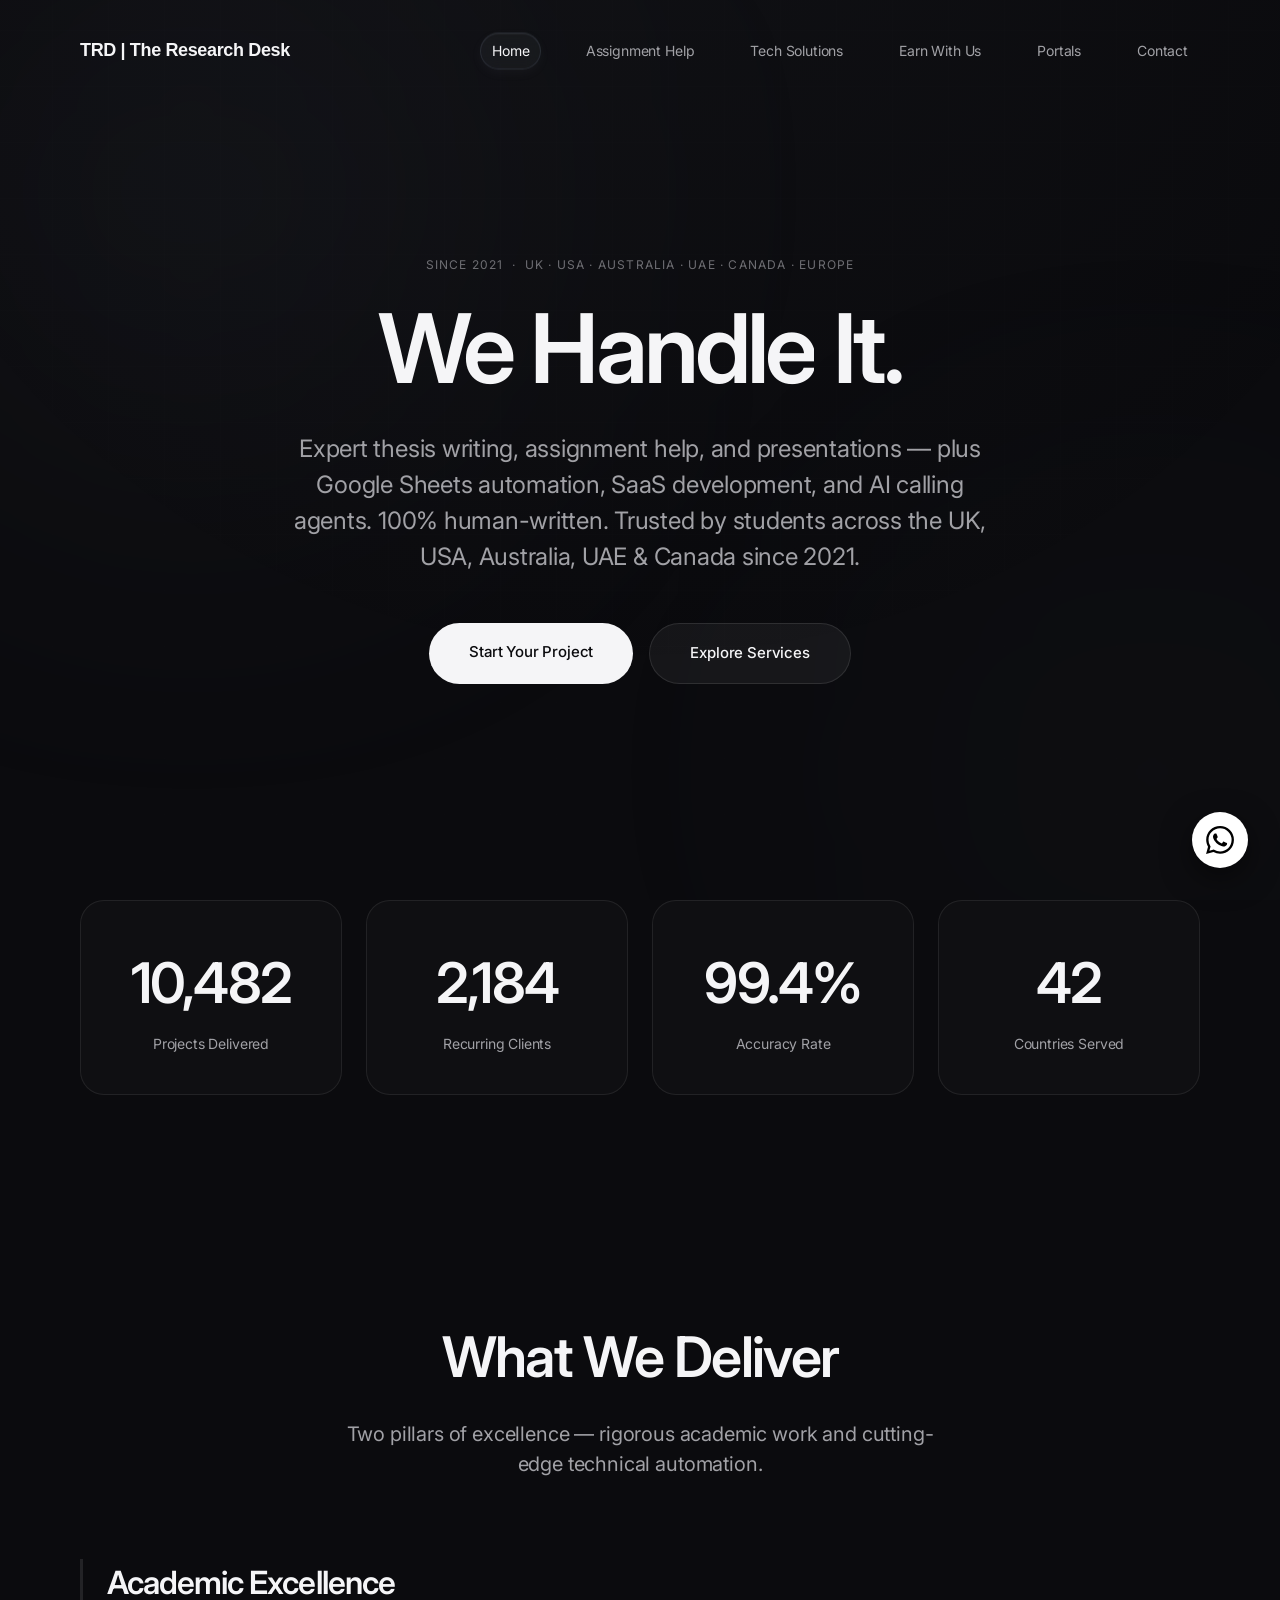
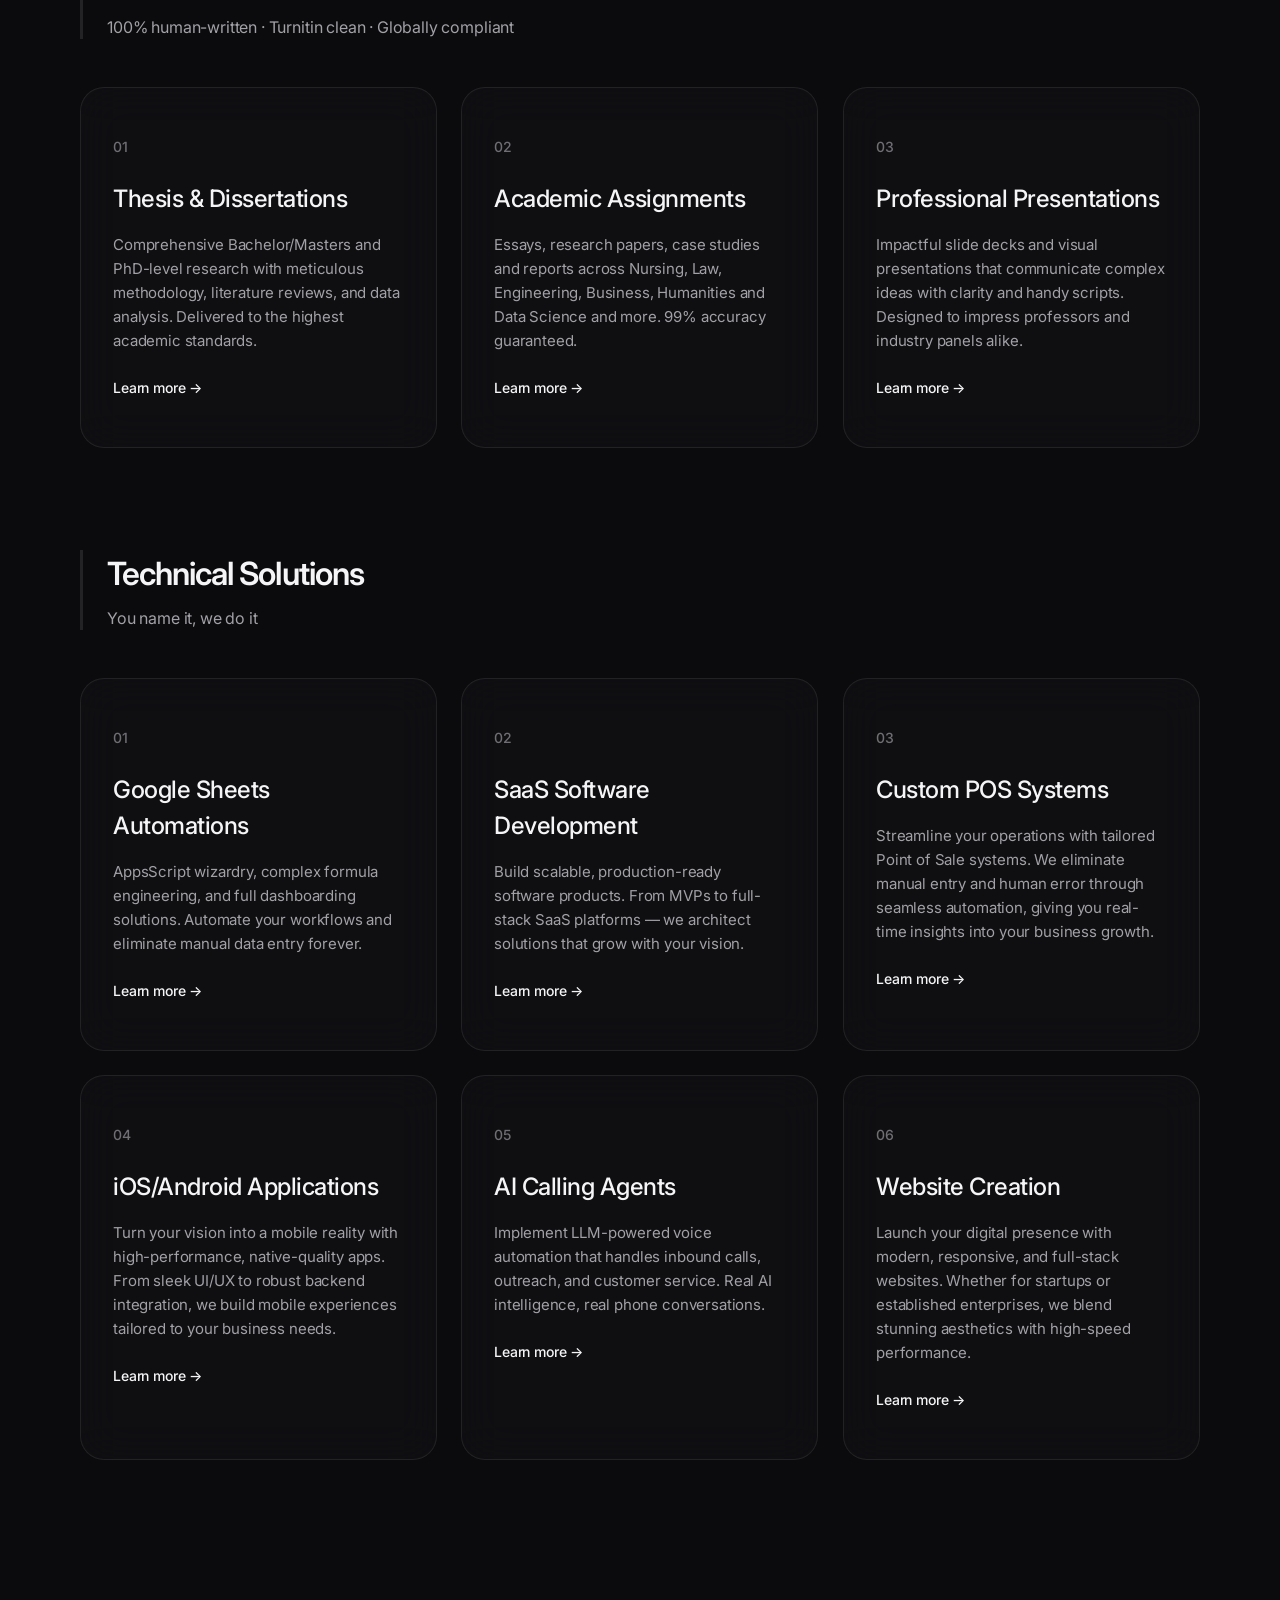
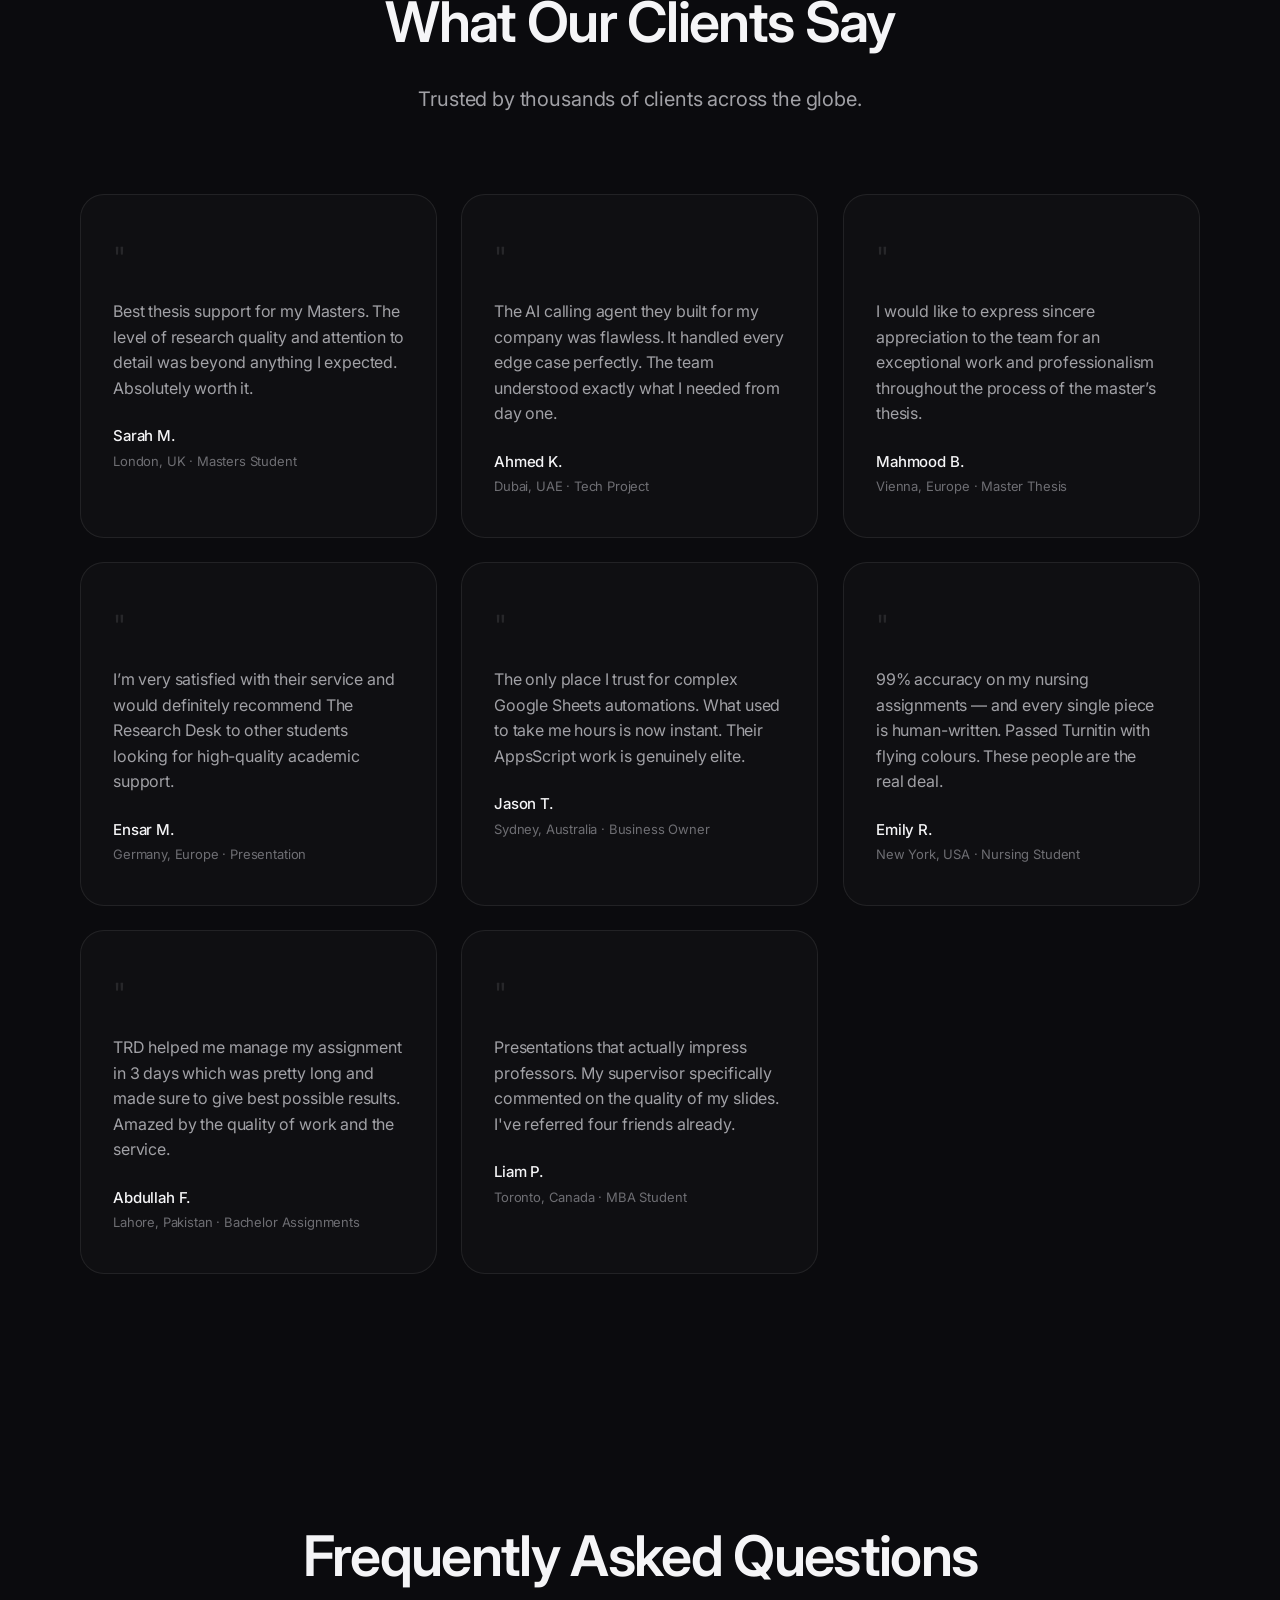
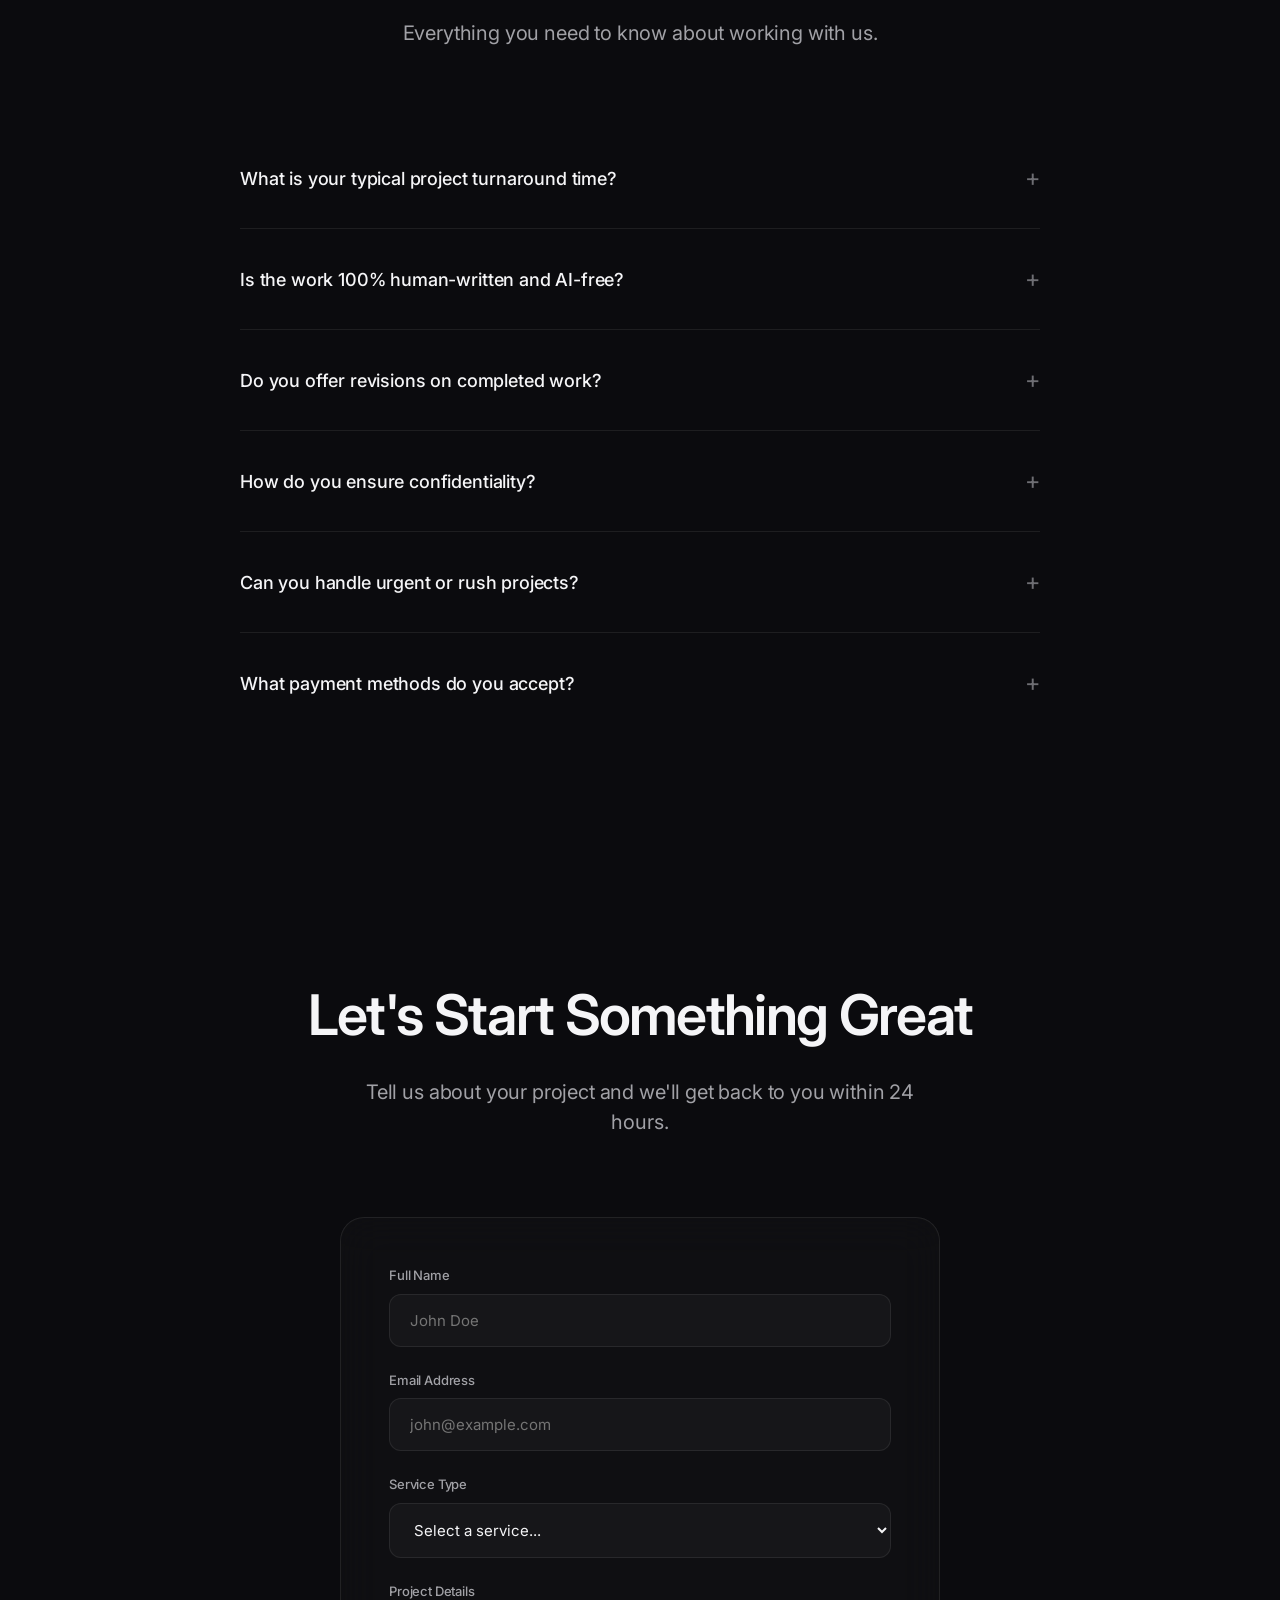
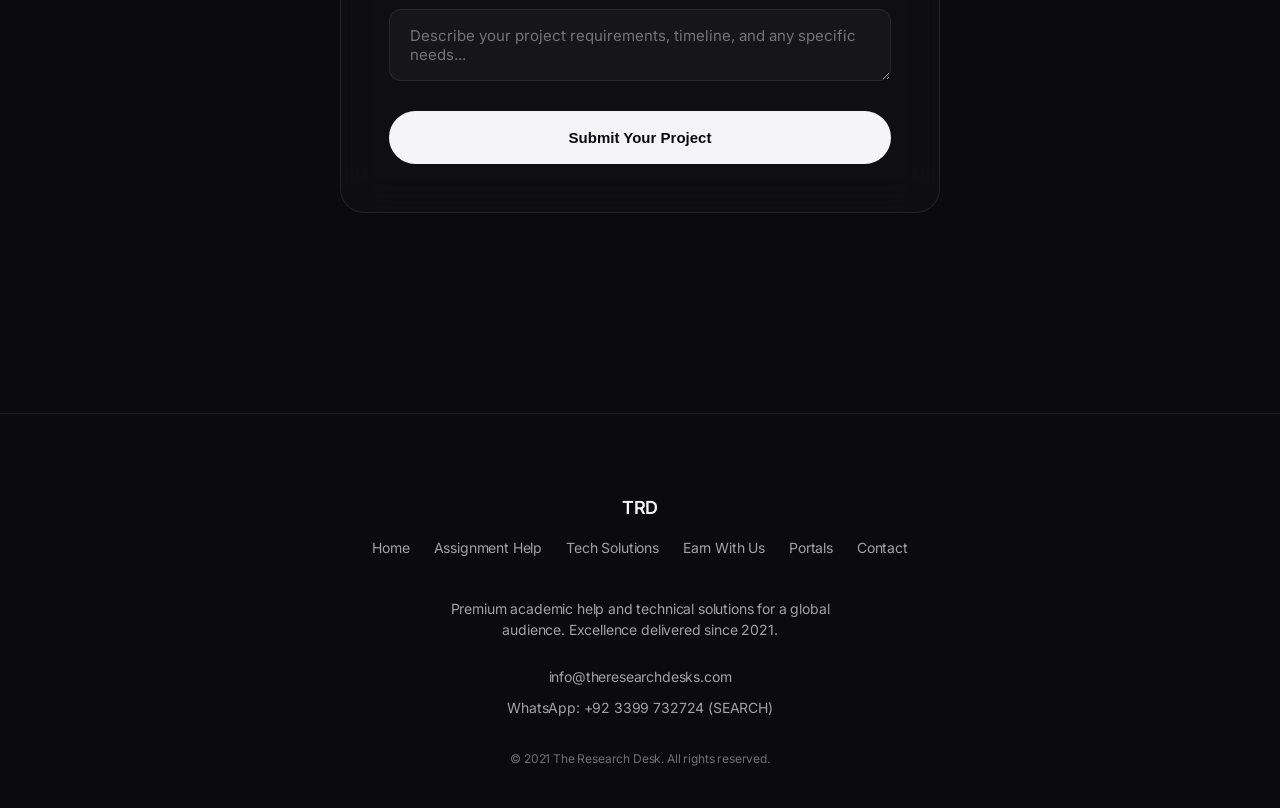
<file: index.html>
<!DOCTYPE html>
<html lang="en">

<head>
    <meta charset="UTF-8">
    <meta name="viewport" content="width=device-width, initial-scale=1.0">

    <!-- ═══ PRIMARY SEO ═══ -->
    <title>The Research Desk | Global Academic Help & Technical Solutions Since 2021</title>
    <meta name="description"
        content="The Research Desks delivers premium academic help — thesis, assignments, presentations — and advanced technical solutions including Google Sheets automation, SaaS development, and AI calling agents. 100% human-written. 99% accuracy. Serving UK, USA, Australia, UAE & Canada since 2021.">
    <meta name="keywords"
        content="academic help, thesis writing service, assignment help UK, dissertation writing, Google Sheets automation, AI calling agent, SaaS development, assignment writing Australia, online assignment help USA, research desk">
    <meta name="author" content="The Research Desk">
    <meta name="robots" content="index, follow, max-snippet:-1, max-image-preview:large, max-video-preview:-1">
    <link rel="canonical" href="https://theresearchdesks.com/">
    <link rel="icon" type="image/png" href="/TRD-icon.png">


    <!-- ═══ OPEN GRAPH (Facebook, LinkedIn, WhatsApp previews) ═══ -->
    <meta property="og:type" content="website">
    <meta property="og:url" content="https://theresearchdesks.com/">
    <meta property="og:title" content="The Research Desk | Global Academic Help & Technical Solutions">
    <meta property="og:description"
        content="Premium thesis, assignment & presentation help — plus Google Sheets automation, SaaS development & AI calling agents. 100% human-written. Serving UK, USA, Australia, UAE & Canada since 2021.">
    <meta property="og:image" content="https://theresearchdesks.com/og-image.jpg">
    <meta property="og:image:width" content="1200">
    <meta property="og:image:height" content="630">
    <meta property="og:image:alt" content="The Research Desk — Global Academic Help & Technical Solutions">
    <meta property="og:site_name" content="The Research Desk">
    <meta property="og:locale" content="en_GB">

    <!-- ═══ TWITTER CARD ═══ -->
    <meta name="twitter:card" content="summary_large_image">
    <meta name="twitter:url" content="https://www.theresearchdesks.com/">
    <meta name="twitter:title" content="The Research Desk | Global Academic Help & Technical Solutions">
    <meta name="twitter:description"
        content="Premium thesis, assignment & presentation help. Google Sheets automation, SaaS & AI calling agents. 100% human-written. Serving UK, USA, Australia, UAE & Canada.">
    <meta name="twitter:image" content="https://www.theresearchdesks.com/og-image.jpg">

    <!-- ═══ STRUCTURED DATA — Organization ═══ -->
    <script type="application/ld+json">
    {
      "@context": "https://schema.org",
      "@type": "Organization",
      "name": "The Research Desk",
      "alternateName": "TRD",
      "url": "https://theresearchdesks.com/",
      "logo": "https://theresearchdesks.com/logo.png",
      "foundingDate": "2021",
      "description": "Global academic writing and technical solutions provider. Thesis, assignments, presentations, Google Sheets automation, SaaS development, and AI calling agents.",
      "contactPoint": [
        {
          "@type": "ContactPoint",
          "telephone": "+92-3399-732724",
          "contactType": "customer service",
          "availableLanguage": "English",
          "contactOption": "TollFree",
          "areaServed": ["GB","US","AU","AE","CA"]
        }
      ],
      "email": "info@theresearchdesks.com",
      "sameAs": [
        "https://wa.me/923399732724"
      ],
      "areaServed": [
        {"@type": "Country", "name": "United Kingdom"},
        {"@type": "Country", "name": "United States"},
        {"@type": "Country", "name": "Australia"},
        {"@type": "Country", "name": "United Arab Emirates"},
        {"@type": "Country", "name": "Canada"}
      ],
      "knowsAbout": ["Academic Writing","Thesis Writing","Dissertation Help","Google Sheets Automation","SaaS Development","AI Calling Agents","Assignment Writing"]
    }
    </script>

    <!-- ═══ STRUCTURED DATA — WebSite (Sitelinks Search) ═══ -->
    <script type="application/ld+json">
    {
      "@context": "https://schema.org",
      "@type": "WebSite",
      "name": "The Research Desk",
      "url": "https://theresearchdesks.com/",
      "potentialAction": {
        "@type": "SearchAction",
        "target": {
          "@type": "EntryPoint",
          "urlTemplate": "https://theresearchdesks.com/?s={search_term_string}"
        },
        "query-input": "required name=search_term_string"
      }
    }
    </script>

    <!-- ═══ STRUCTURED DATA — FAQ ═══ -->
    <script type="application/ld+json">
    {
      "@context": "https://schema.org",
      "@type": "FAQPage",
      "mainEntity": [
        {
          "@type": "Question",
          "name": "What is your typical project turnaround time?",
          "acceptedAnswer": {
            "@type": "Answer",
            "text": "Turnaround varies by complexity. Academic assignments typically take 5–10 days; thesis work ranges from 3–8 weeks. Technical projects are usually completed within 2–4 weeks."
          }
        },
        {
          "@type": "Question",
          "name": "Is the work 100% human-written and AI-free?",
          "acceptedAnswer": {
            "@type": "Answer",
            "text": "Absolutely. We have a strict No-AI Policy for all academic work. Every assignment, thesis, and report is written entirely by qualified human experts and passes Turnitin's AI detection checks."
          }
        },
        {
          "@type": "Question",
          "name": "Do you offer revisions on completed work?",
          "acceptedAnswer": {
            "@type": "Answer",
            "text": "Yes. Every project includes two rounds of revisions to ensure complete satisfaction. Additional revisions can be accommodated as needed."
          }
        },
        {
          "@type": "Question",
          "name": "How do you ensure confidentiality?",
          "acceptedAnswer": {
            "@type": "Answer",
            "text": "All projects are protected by strict confidentiality. We use secure communication channels and never share client information or work samples without explicit permission."
          }
        }
      ]
    }
    </script>

    <!-- ═══ STRUCTURED DATA — AggregateRating / Reviews ═══ -->
    <script type="application/ld+json">
    {
      "@context": "https://schema.org",
      "@type": "EducationalOrganization",
      "name": "The Research Desk",
      "url": "https://theresearchdesks.com/",
      "aggregateRating": {
        "@type": "AggregateRating",
        "ratingValue": "4.9",
        "bestRating": "5",
        "worstRating": "1",
        "ratingCount": "2000"
      },
      "review": [
        {
          "@type": "Review",
          "author": {"@type": "Person", "name": "Sarah M."},
          "reviewBody": "Best thesis support for my Masters. The level of research quality and attention to detail was beyond anything I expected.",
          "reviewRating": {"@type": "Rating", "ratingValue": "5", "bestRating": "5"}
        },
        {
          "@type": "Review",
          "author": {"@type": "Person", "name": "Emily R."},
          "reviewBody": "99% accuracy on my nursing assignments — and every single piece is human-written. Passed Turnitin with flying colours.",
          "reviewRating": {"@type": "Rating", "ratingValue": "5", "bestRating": "5"}
        }
      ]
    }
    </script>
    <!-- ═══ FONTS ═══ -->
    <link rel="preconnect" href="https://fonts.googleapis.com">
    <link rel="preconnect" href="https://fonts.gstatic.com" crossorigin>
    <link rel="preload" as="style"
        href="https://fonts.googleapis.com/css2?family=Inter:wght@300;400;500;600;700;800&family=JetBrains+Mono:wght@400;600&display=swap">
    <link rel="stylesheet"
        href="https://fonts.googleapis.com/css2?family=Inter:wght@300;400;500;600;700;800&family=JetBrains+Mono:wght@400;600&display=swap"
        media="print" onload="this.media='all'">
    <noscript>
        <link rel="stylesheet"
            href="https://fonts.googleapis.com/css2?family=Inter:wght@300;400;500;600;700;800&family=JetBrains+Mono:wght@400;600&display=swap">
    </noscript>
    <link rel="stylesheet" href="/style.css">

</head>

<body>
    <!-- Skip to content for accessibility / crawlers -->
    <a href="#main-content"
        style="position:absolute;left:-9999px;top:0;z-index:9999;background:#fff;color:#000;padding:8px 16px;font-size:14px;"
        onfocus="this.style.left='0'">Skip to main content</a>

    <!-- Header (Embedded directly to eliminate fetch waterfall) -->
    <header id="header" role="banner">
        <div class="container">
            <div class="header-content">
                <a href="/" class="logo">TRD | The Research Desk</a>
                <nav>
                    <ul class="nav-links" id="navLinks">
                        <li><a href="/" class="active">Home</a></li>
                        <li><a href="/assignment-help">Assignment Help</a></li>
                        <li><a href="/technical-solutions">Tech Solutions</a></li>
                        <li><a href="/earn-with-us">Earn With Us</a></li>
                        <li><a href="/portals">Portals</a></li>
                        <li><a href="/contact-us">Contact</a></li>
                    </ul>
                </nav>
                <button class="menu-toggle" aria-expanded="false" aria-label="Toggle navigation menu">
                    <span></span><span></span><span></span>
                </button>
            </div>
        </div>
    </header>


    <main id="main-content">
        <!-- Hero Section -->
        <section class="hero" aria-label="Hero — Global Academic Help & Technical Solutions">
            <div class="container">
                <div class="hero-content">
                    <p class="hero-eyebrow">Since 2021 &nbsp;·&nbsp; UK · USA · Australia · UAE · Canada · Europe</p>
                    <h1 class="hero-title">We <span class="slider-word-container"><span
                                class="slider-word active">Handle</span></span> It.</h1>
                    <p class="hero-subtitle">Expert thesis writing, assignment help, and presentations — plus Google
                        Sheets automation, SaaS development, and AI calling agents. 100% human-written. Trusted by
                        students across the UK, USA, Australia, UAE &amp; Canada since 2021.</p>
                    <div class="hero-cta-group">
                        <a href="#contact" class="cta-button">Start Your Project</a>
                        <a href="/assignment-help" class="cta-button-outline">Explore Services</a>
                    </div>
                </div>
            </div>
            <div class="scroll-indicator"></div>
        </section>

        <!-- Stats Strip -->
        <section class="section" style="padding-top: 0; padding-bottom: 80px;">
            <div class="container">
                <div class="stats-strip">
                    <div class="stat-block">
                        <div class="stat-number" id="stat-projects">10,482</div>
                        <div class="stat-label">Projects Delivered</div>
                    </div>
                    <div class="stat-block">
                        <div class="stat-number" id="stat-students">2,184</div>
                        <div class="stat-label">Recurring Clients</div>
                    </div>
                    <div class="stat-block">
                        <div class="stat-number" id="stat-accuracy">99.4%</div>
                        <div class="stat-label">Accuracy Rate</div>
                    </div>
                    <div class="stat-block">
                        <div class="stat-number" id="stat-countries">42</div>
                        <div class="stat-label">Countries Served</div>
                    </div>
                </div>
            </div>
        </section>

        <!-- Services Overview Section -->
        <section id="services" class="section" style="padding-top: 60px;"
            aria-label="Our Services — Academic Writing and Technical Solutions">
            <div class="container">
                <div class="section-header">
                    <h2 class="section-title">What We Deliver</h2>
                    <p class="section-subtitle">Two pillars of excellence — rigorous academic work and cutting-edge
                        technical automation.</p>
                </div>

                <!-- Academic Excellence -->
                <div class="category-section">
                    <div class="category-header">
                        <h3>Academic Excellence</h3>
                        <p>100% human-written · Turnitin clean · Globally compliant</p>
                    </div>
                    <div class="portfolio-grid">
                        <div class="portfolio-card portfolio-card-academic">
                            <div class="card-number">01</div>
                            <h3 class="card-title">Thesis & Dissertations</h3>
                            <p class="card-description">Comprehensive Bachelor/Masters and PhD-level research with
                                meticulous methodology, literature reviews, and data analysis. Delivered to the highest
                                academic standards.</p>
                            <a href="/assignment-help" class="card-link">Learn more →</a>
                        </div>
                        <div class="portfolio-card portfolio-card-academic">
                            <div class="card-number">02</div>
                            <h3 class="card-title">Academic Assignments</h3>
                            <p class="card-description">Essays, research papers, case studies and reports across
                                Nursing, Law, Engineering, Business, Humanities and Data Science and more. 99% accuracy
                                guaranteed.</p>
                            <a href="/assignment-help" class="card-link">Learn more →</a>
                        </div>
                        <div class="portfolio-card portfolio-card-academic">
                            <div class="card-number">03</div>
                            <h3 class="card-title">Professional Presentations</h3>
                            <p class="card-description">Impactful slide decks and visual presentations that communicate
                                complex ideas with clarity and handy scripts. Designed to impress professors and
                                industry panels alike.</p>
                            <a href="/assignment-help" class="card-link">Learn more →</a>
                        </div>
                    </div>
                </div>

                <!-- Technical Solutions -->
                <div class="category-section">
                    <div class="category-header">
                        <h3>Technical Solutions</h3>
                        <p>You name it, we do it</p>
                    </div>
                    <div class="portfolio-grid">
                        <div class="portfolio-card portfolio-card-tech">
                            <div class="card-number">01</div>
                            <h3 class="card-title">Google Sheets Automations</h3>
                            <p class="card-description">AppsScript wizardry, complex formula engineering, and full
                                dashboarding solutions. Automate your workflows and eliminate manual data entry forever.
                            </p>
                            <a href="/technical-solutions" class="card-link">Learn more →</a>
                        </div>
                        <div class="portfolio-card portfolio-card-tech">
                            <div class="card-number">02</div>
                            <h3 class="card-title">SaaS Software Development</h3>
                            <p class="card-description">Build scalable, production-ready software products. From MVPs to
                                full-stack SaaS platforms — we architect solutions that grow with your vision.</p>
                            <a href="/technical-solutions" class="card-link">Learn more →</a>
                        </div>
                        <div class="portfolio-card portfolio-card-tech">
                            <div class="card-number">03</div>
                            <h3 class="card-title">Custom POS Systems</h3>
                            <p class="card-description">Streamline your operations with tailored Point of Sale systems.
                                We eliminate manual entry and human error through seamless automation, giving you
                                real-time insights into your business growth.</p>
                            <a href="/technical-solutions" class="card-link">Learn more →</a>
                        </div>
                        <div class="portfolio-card portfolio-card-tech">
                            <div class="card-number">04</div>
                            <h3 class="card-title">iOS/Android Applications</h3>
                            <p class="card-description">Turn your vision into a mobile reality with high-performance,
                                native-quality apps. From sleek UI/UX to robust backend integration, we build mobile
                                experiences tailored to your business needs.</p>
                            <a href="/technical-solutions" class="card-link">Learn more →</a>
                        </div>
                        <div class="portfolio-card portfolio-card-tech">
                            <div class="card-number">05</div>
                            <h3 class="card-title">AI Calling Agents</h3>
                            <p class="card-description">Implement LLM-powered voice automation that handles inbound
                                calls, outreach, and customer service. Real AI intelligence, real phone conversations.
                            </p>
                            <a href="/technical-solutions" class="card-link">Learn more →</a>
                        </div>
                        <div class="portfolio-card portfolio-card-tech">
                            <div class="card-number">06</div>
                            <h3 class="card-title">Website Creation</h3>
                            <p class="card-description">Launch your digital presence with modern, responsive, and
                                full-stack websites. Whether for startups or established enterprises, we blend stunning
                                aesthetics with high-speed performance.</p>
                            <a href="/technical-solutions" class="card-link">Learn more →</a>
                        </div>
                    </div>
                </div>
            </div>
        </section>

        <!-- Testimonials Section -->
        <section id="testimonials" class="section" style="padding-top: 0;"
            aria-label="Student Reviews and Testimonials">
            <div class="container">
                <div class="section-header">
                    <h2 class="section-title">What Our Clients Say</h2>
                    <p class="section-subtitle">Trusted by thousands of clients across the globe.</p>
                </div>
                <div class="testimonials-grid">
                    <div class="testimonial-card">
                        <div class="testimonial-quote">"</div>
                        <p class="testimonial-text">Best thesis support for my Masters. The level of research quality
                            and attention to detail was beyond anything I expected. Absolutely worth it.</p>
                        <div class="testimonial-author">Sarah M.</div>
                        <div class="testimonial-location">London, UK · Masters Student</div>
                    </div>
                    <div class="testimonial-card">
                        <div class="testimonial-quote">"</div>
                        <p class="testimonial-text">The AI calling agent they built for my company was flawless. It
                            handled every edge case perfectly. The team understood exactly what I needed from day one.
                        </p>
                        <div class="testimonial-author">Ahmed K.</div>
                        <div class="testimonial-location">Dubai, UAE · Tech Project</div>
                    </div>
                    <div class="testimonial-card">
                        <div class="testimonial-quote">"</div>
                        <p class="testimonial-text">I would like to express sincere appreciation to the team for an
                            exceptional work and professionalism throughout the process of the master’s thesis.</p>
                        <div class="testimonial-author">Mahmood B.</div>
                        <div class="testimonial-location">Vienna, Europe · Master Thesis</div>
                    </div>
                    <div class="testimonial-card">
                        <div class="testimonial-quote">"</div>
                        <p class="testimonial-text">I’m very satisfied with their service and would definitely recommend
                            The Research Desk to other students looking for high-quality academic support.</p>
                        <div class="testimonial-author">Ensar M.</div>
                        <div class="testimonial-location">Germany, Europe · Presentation</div>
                    </div>
                    <div class="testimonial-card">
                        <div class="testimonial-quote">"</div>
                        <p class="testimonial-text">The only place I trust for complex Google Sheets automations. What
                            used to take me hours is now instant. Their AppsScript work is genuinely elite.</p>
                        <div class="testimonial-author">Jason T.</div>
                        <div class="testimonial-location">Sydney, Australia · Business Owner</div>
                    </div>
                    <div class="testimonial-card">
                        <div class="testimonial-quote">"</div>
                        <p class="testimonial-text">99% accuracy on my nursing assignments — and every single piece is
                            human-written. Passed Turnitin with flying colours. These people are the real deal.</p>
                        <div class="testimonial-author">Emily R.</div>
                        <div class="testimonial-location">New York, USA · Nursing Student</div>
                    </div>
                    <div class="testimonial-card">
                        <div class="testimonial-quote">"</div>
                        <p class="testimonial-text">TRD helped me manage my assignment in 3 days which was pretty long
                            and made sure to give best possible results. Amazed by the quality of work and the service.
                        </p>
                        <div class="testimonial-author">Abdullah F.</div>
                        <div class="testimonial-location">Lahore, Pakistan · Bachelor Assignments</div>
                    </div>
                    <div class="testimonial-card">
                        <div class="testimonial-quote">"</div>
                        <p class="testimonial-text">Presentations that actually impress professors. My supervisor
                            specifically commented on the quality of my slides. I've referred four friends already.</p>
                        <div class="testimonial-author">Liam P.</div>
                        <div class="testimonial-location">Toronto, Canada · MBA Student</div>
                    </div>
                </div>
            </div>
        </section>

        <!-- FAQ Section -->
        <section id="faq" class="section">
            <div class="container">
                <div class="section-header">
                    <h2 class="section-title">Frequently Asked Questions</h2>
                    <p class="section-subtitle">Everything you need to know about working with us.</p>
                </div>
                <div class="faq-container">
                    <div class="faq-item">
                        <div class="faq-question" onclick="toggleFAQ(this)">
                            <h4>What is your typical project turnaround time?</h4>
                            <span class="faq-icon">+</span>
                        </div>
                        <div class="faq-answer">
                            <p>Turnaround varies by complexity. Academic assignments typically take 5–10 days; thesis
                                work ranges from 3–8 weeks. Technical projects like websites or automation scripts are
                                usually completed within 2–4 weeks. We always provide a detailed timeline during initial
                                consultation.</p>
                        </div>
                    </div>
                    <div class="faq-item">
                        <div class="faq-question" onclick="toggleFAQ(this)">
                            <h4>Is the work 100% human-written and AI-free?</h4>
                            <span class="faq-icon">+</span>
                        </div>
                        <div class="faq-answer">
                            <p>Absolutely. We have a strict No-AI Policy for all academic work. Every assignment,
                                thesis, and report is written entirely by qualified human experts and passes Turnitin's
                                AI detection checks. We take this commitment seriously — your academic integrity is
                                protected.</p>
                        </div>
                    </div>
                    <div class="faq-item">
                        <div class="faq-question" onclick="toggleFAQ(this)">
                            <h4>Do you offer revisions on completed work?</h4>
                            <span class="faq-icon">+</span>
                        </div>
                        <div class="faq-answer">
                            <p>Yes. Every project includes two rounds of revisions to ensure complete satisfaction.
                                Additional revisions can be accommodated as needed. Your success is our priority.</p>
                        </div>
                    </div>
                    <div class="faq-item">
                        <div class="faq-question" onclick="toggleFAQ(this)">
                            <h4>How do you ensure confidentiality?</h4>
                            <span class="faq-icon">+</span>
                        </div>
                        <div class="faq-answer">
                            <p>All projects are protected by strict confidentiality. We use secure communication
                                channels and never share client information or work samples without explicit permission.
                                Your privacy is non-negotiable.</p>
                        </div>
                    </div>
                    <div class="faq-item">
                        <div class="faq-question" onclick="toggleFAQ(this)">
                            <h4>Can you handle urgent or rush projects?</h4>
                            <span class="faq-icon">+</span>
                        </div>
                        <div class="faq-answer">
                            <p>Yes, we offer expedited service for urgent projects. Rush fees apply based on complexity
                                and deadline. Contact us immediately with your requirements and we'll assess feasibility
                                and provide a quote.</p>
                        </div>
                    </div>
                    <div class="faq-item">
                        <div class="faq-question" onclick="toggleFAQ(this)">
                            <h4>What payment methods do you accept?</h4>
                            <span class="faq-icon">+</span>
                        </div>
                        <div class="faq-answer">
                            <p>We accept bank transfers, Wise, and Remitly. Payment terms are typically 50% upfront and
                                50% on delivery, with flexible arrangements available for long-term or returning
                                clients.</p>
                        </div>
                    </div>
                </div>
            </div>
        </section>
        <!-- Contact Form Section -->
        <section id="contact" class="section">
            <div class="container">
                <div class="section-header">
                    <h2 class="section-title">Let's Start Something Great</h2>
                    <p class="section-subtitle">Tell us about your project and we'll get back to you within 24 hours.
                    </p>
                </div>
                <div class="form-container">
                    <form action="https://formsubmit.co/info@theresearchdesks.com" method="POST">
                        <input type="hidden" name="_subject" value="New Project Inquiry from TRD Website">
                        <input type="hidden" name="_captcha" value="false">
                        <input type="hidden" name="_template" value="box">
                        <div class="form-group">
                            <label for="name">Full Name</label>
                            <input type="text" id="name" name="name" required placeholder="John Doe">
                        </div>
                        <div class="form-group">
                            <label for="email">Email Address</label>
                            <input type="email" id="email" name="email" required placeholder="john@example.com">
                        </div>
                        <div class="form-group">
                            <label for="service">Service Type</label>
                            <select id="service" name="service" required>
                                <option value="">Select a service...</option>
                                <option value="thesis">Thesis & Dissertations</option>
                                <option value="assignments">Academic Assignments</option>
                                <option value="presentations">Professional Presentations</option>
                                <option value="saas">Custom Software & SaaS</option>
                                <option value="automation">Google Sheets Automation</option>
                                <option value="ai-calling">AI Calling Agents</option>
                                <option value="website">Website Creation</option>
                                <option value="other">Other</option>
                            </select>
                        </div>
                        <div class="form-group">
                            <label for="details">Project Details</label>
                            <textarea id="details" name="details" required
                                placeholder="Describe your project requirements, timeline, and any specific needs..."></textarea>
                        </div>
                        <button type="submit" class="submit-button"><span>Submit Your Project</span></button>
                    </form>
                </div>
            </div>
        </section>

    </main><!-- /#main-content -->

    <!-- Footer (Embedded directly to eliminate fetch waterfall) -->
    <footer role="contentinfo">
        <div class="container">
            <div class="footer-content">
                <div class="footer-logo">TRD</div>
                <div class="footer-nav">
                    <a href="/">Home</a>
                    <a href="/assignment-help">Assignment Help</a>
                    <a href="/technical-solutions">Tech Solutions</a>
                    <a href="/earn-with-us">Earn With Us</a>
                    <a href="/portals">Portals</a>
                    <a href="/contact-us">Contact</a>
                </div>
                <p class="footer-text">Premium academic help and technical solutions for a global audience. Excellence
                    delivered since 2021.</p>
                <address style="font-style:normal;">
                    <a href="mailto:info@theresearchdesks.com" class="footer-email">info@theresearchdesks.com</a>
                    <p class="footer-whatsapp"><a href="https://wa.me/923399732724" target="_blank"
                            rel="noopener noreferrer" aria-label="Chat with The Research Desk on WhatsApp">WhatsApp: +92
                            3399 732724 (SEARCH)</a></p>
                </address>
                <p class="footer-copyright">© 2021 The Research Desk. All rights reserved.</p>
            </div>
        </div>
    </footer>

    <!-- WhatsApp Float Button -->
    <a href="https://wa.me/923399732724" class="whatsapp-float" target="_blank" rel="noopener noreferrer">
        <svg xmlns="http://www.w3.org/2000/svg" viewBox="0 0 24 24">
            <path
                d="M17.472 14.382c-.297-.149-1.758-.867-2.03-.967-.273-.099-.471-.148-.67.15-.197.297-.767.966-.94 1.164-.173.199-.347.223-.644.075-.297-.15-1.255-.463-2.39-1.475-.883-.788-1.48-1.761-1.653-2.059-.173-.297-.018-.458.13-.606.134-.133.298-.347.446-.52.149-.174.198-.298.298-.497.099-.198.05-.371-.025-.52-.075-.149-.669-1.612-.916-2.207-.242-.579-.487-.5-.669-.51-.173-.008-.371-.01-.57-.01-.198 0-.52.074-.792.372-.272.297-1.04 1.016-1.04 2.479 0 1.462 1.065 2.875 1.213 3.074.149.198 2.096 3.2 5.077 4.487.709.306 1.262.489 1.694.625.712.227 1.36.195 1.871.118.571-.085 1.758-.719 2.006-1.413.248-.694.248-1.289.173-1.413-.074-.124-.272-.198-.57-.347m-5.421 7.403h-.004a9.87 9.87 0 01-5.031-1.378l-.361-.214-3.741.982.998-3.648-.235-.374a9.86 9.86 0 01-1.51-5.26c.001-5.45 4.436-9.884 9.888-9.884 2.64 0 5.122 1.03 6.988 2.898a9.825 9.825 0 012.893 6.994c-.003 5.45-4.437 9.884-9.885 9.884m8.413-18.297A11.815 11.815 0 0012.05 0C5.495 0 .16 5.335.157 11.892c0 2.096.547 4.142 1.588 5.945L.057 24l6.305-1.654a11.882 11.882 0 005.683 1.448h.005c6.554 0 11.89-5.335 11.893-11.893a11.821 11.821 0 00-3.48-8.413z" />
        </svg>
    </a>
    <script src="script.js?v=3.0" defer></script>
    <script src="/nav.js" defer></script>

</body>

</html>
</file>
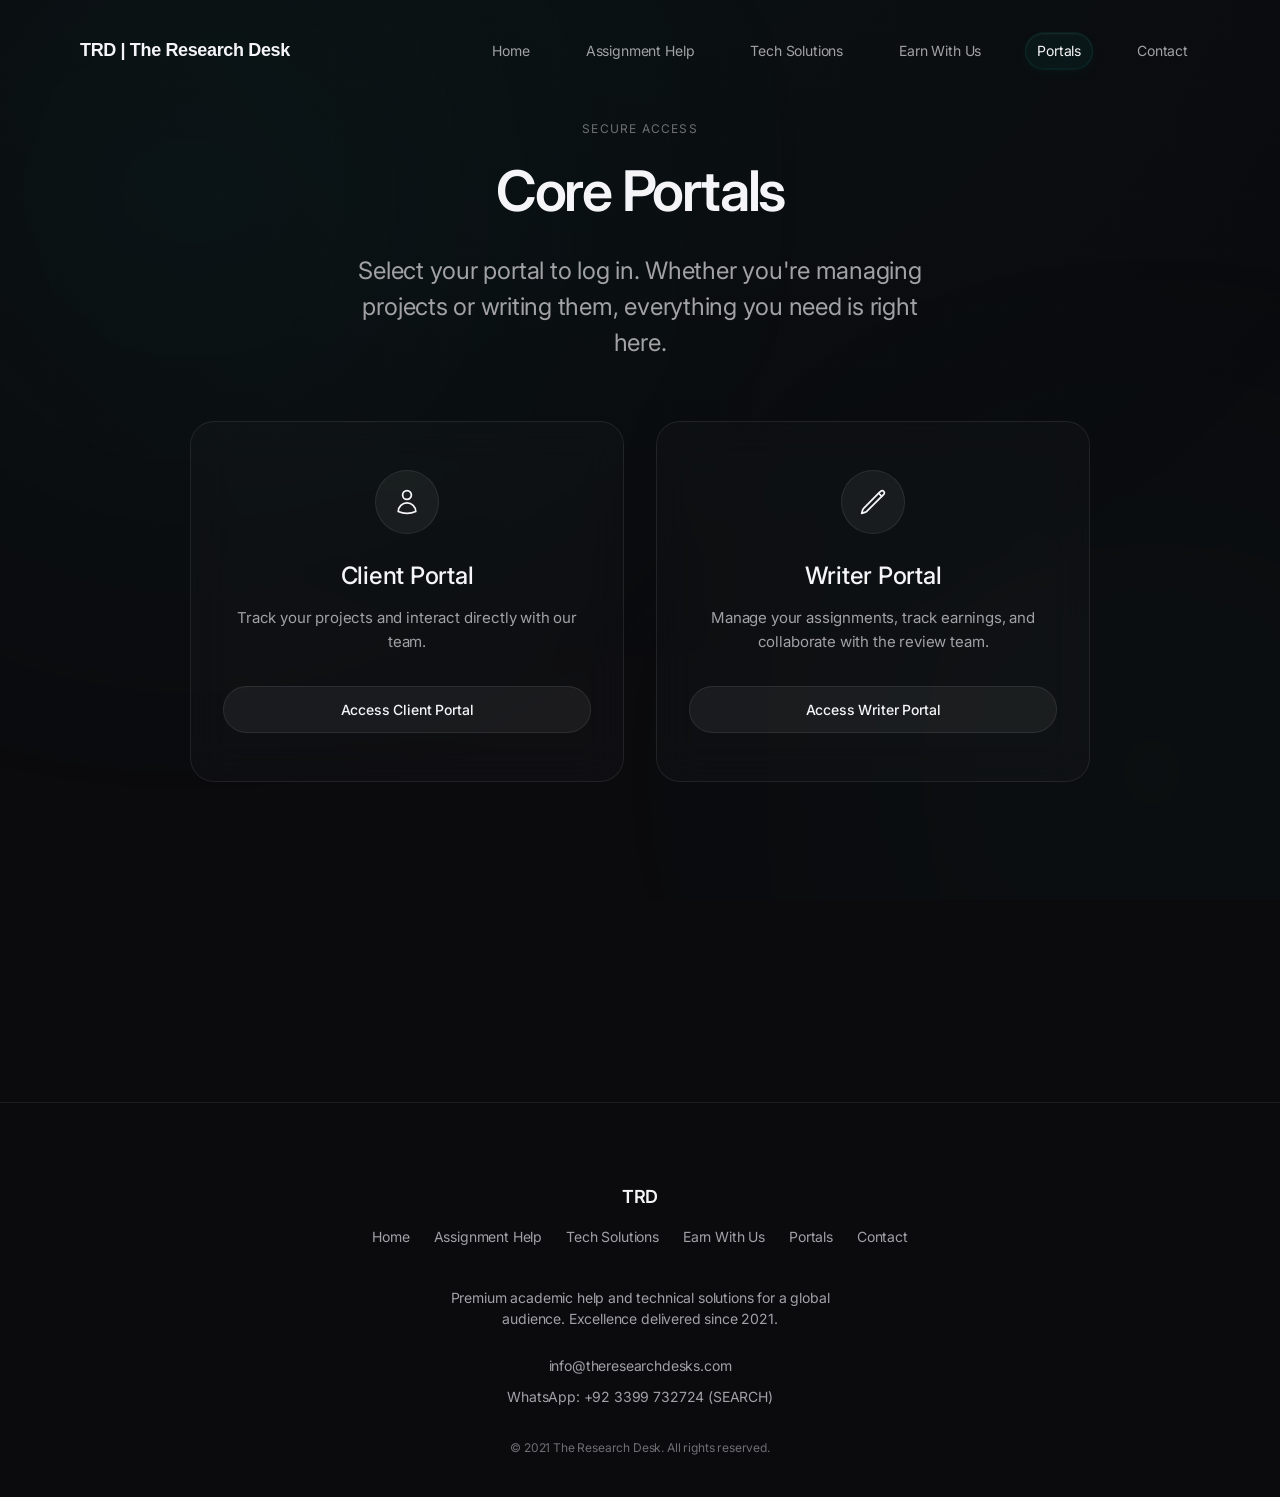
<file: portals/index.html>
<!DOCTYPE html>
<html lang="en">
<head>
    <meta charset="UTF-8">
    <meta name="viewport" content="width=device-width, initial-scale=1.0">
    <title>Portals | The Research Desk</title>
    <meta name="description" content="Access the Client and Writer portals for The Research Desk.">
    <link rel="icon" type="image/png" href="../TRD-icon.png">
    <link rel="preconnect" href="https://fonts.googleapis.com">
    <link rel="preconnect" href="https://fonts.gstatic.com" crossorigin>
    <link rel="preload" as="style" href="https://fonts.googleapis.com/css2?family=Inter:wght@300;400;500;600;700;800&family=SF+Pro+Display:wght@400;500;600;700&display=swap">
    <link rel="stylesheet" href="https://fonts.googleapis.com/css2?family=Inter:wght@300;400;500;600;700;800&family=SF+Pro+Display:wght@400;500;600;700&display=swap" media="print" onload="this.media='all'">
    <link rel="stylesheet" href="/style.css">
    <style>
        .portals-hero { padding: 120px 0 60px; text-align: center; }
        .portals-grid { display: grid; grid-template-columns: repeat(auto-fit, minmax(min(280px, 100%), 1fr)); gap: 32px; max-width: 900px; margin: 0 auto 120px; }
        .portal-card { background: rgba(255, 255, 255, 0.02); border: 1px solid var(--glass-border); border-radius: 24px; padding: 48px 32px; text-align: center; transition: all 0.4s cubic-bezier(0.16, 1, 0.3, 1); position: relative; overflow: hidden; display: flex; flex-direction: column; align-items: center; text-decoration: none; color: inherit; backdrop-filter: blur(20px); }
        .portal-card::before { content: ''; position: absolute; top: 0; left: 0; right: 0; height: 1px; background: linear-gradient(90deg, transparent, rgba(255, 255, 255, 0.2), transparent); opacity: 0; transition: opacity 0.4s; }
        .portal-card:hover { transform: translateY(-8px); background: rgba(255, 255, 255, 0.04); border-color: rgba(255, 255, 255, 0.15); box-shadow: 0 20px 40px rgba(0, 0, 0, 0.5); }
        .portal-card:hover::before { opacity: 1; }
        .portal-icon { width: 64px; height: 64px; background: rgba(255, 255, 255, 0.05); border-radius: 50%; display: flex; align-items: center; justify-content: center; margin-bottom: 24px; color: var(--text-primary); border: 1px solid var(--glass-border); transition: all 0.4s cubic-bezier(0.16, 1, 0.3, 1); }
        .portal-card:hover .portal-icon { background: var(--text-primary); color: #000; transform: scale(1.05); }
        .portal-title { font-size: 24px; font-weight: 500; margin-bottom: 12px; letter-spacing: -0.01em; }
        .portal-desc { color: var(--text-secondary); font-size: 15px; line-height: 1.6; margin-bottom: 32px; }
        .portal-btn { margin-top: auto; display: inline-flex; align-items: center; justify-content: center; padding: 12px 24px; background: rgba(255, 255, 255, 0.05); color: var(--text-primary); border-radius: 40px; border: 1px solid var(--glass-border); font-weight: 500; font-size: 14px; transition: all 0.4s cubic-bezier(0.16, 1, 0.3, 1); width: 100%; }
        .portal-card:hover .portal-btn { background: var(--text-primary); color: #000; border-color: transparent; box-shadow: 0 8px 20px rgba(255, 255, 255, 0.2); }
    </style>
</head>
<body>
    <!-- Header (Embedded directly to eliminate fetch waterfall) -->
    <header id="header" role="banner">
        <div class="container">
            <div class="header-content">
                <a href="/" class="logo">TRD | The Research Desk</a>
                <nav>
                    <ul class="nav-links" id="navLinks">
                        <li><a href="/">Home</a></li>
                        <li><a href="/assignment-help">Assignment Help</a></li>
                        <li><a href="/technical-solutions">Tech Solutions</a></li>
                        <li><a href="/earn-with-us">Earn With Us</a></li>
                        <li><a href="/portals" class="active">Portals</a></li>
                        <li><a href="/contact-us">Contact</a></li>
                    </ul>
                </nav>
                <button class="menu-toggle" aria-expanded="false" aria-label="Toggle navigation menu">
                    <span></span><span></span><span></span>
                </button>
            </div>
        </div>
    </header>

    <main id="main-content">
        <section class="portals-hero">
            <div class="container">
                <p class="hero-eyebrow">Secure Access</p>
                <h1 class="hero-title" style="font-size: clamp(32px, 5vw, 56px);">Core Portals</h1>
                <p class="hero-subtitle" style="margin: 0 auto; max-width: 600px;">Select your portal to log in. Whether you're managing projects or writing them, everything you need is right here.</p>
            </div>
        </section>
        <section class="section" style="padding-top: 0;">
            <div class="container">
                <div class="portals-grid">
                    <a href="/client-portal" class="portal-card">
                        <div class="portal-icon">
                            <svg xmlns="http://www.w3.org/2000/svg" width="28" height="28" fill="none" viewBox="0 0 24 24" stroke="currentColor" stroke-width="1.5"><path stroke-linecap="round" stroke-linejoin="round" d="M15.75 6a3.75 3.75 0 11-7.5 0 3.75 3.75 0 017.5 0zM4.501 20.118a7.5 7.5 0 0114.998 0A17.933 17.933 0 0112 21.75c-2.676 0-5.216-.584-7.499-1.632z" /></svg>
                        </div>
                        <h2 class="portal-title">Client Portal</h2>
                        <p class="portal-desc">Track your projects and interact directly with our team.</p>
                        <span class="portal-btn">Access Client Portal</span>
                    </a>
                    <a href="/writer-portal" class="portal-card">
                        <div class="portal-icon">
                            <svg xmlns="http://www.w3.org/2000/svg" width="28" height="28" fill="none" viewBox="0 0 24 24" stroke="currentColor" stroke-width="1.5"><path stroke-linecap="round" stroke-linejoin="round" d="M16.862 4.487l1.687-1.688a1.875 1.875 0 112.652 2.652L6.832 19.82a4.5 4.5 0 01-1.89 1.13l-2.685.8.8-2.685a4.5 4.5 0 011.13-1.89l12.683-12.683z" /><path stroke-linecap="round" stroke-linejoin="round" d="M19.5 7.125L16.875 4.5" /></svg>
                        </div>
                        <h2 class="portal-title">Writer Portal</h2>
                        <p class="portal-desc">Manage your assignments, track earnings, and collaborate with the review team.</p>
                        <span class="portal-btn">Access Writer Portal</span>
                    </a>
                </div>
            </div>
        </section>
    </main>
    <!-- Footer (Embedded directly to eliminate fetch waterfall) -->
    <footer role="contentinfo">
        <div class="container">
            <div class="footer-content">
                <div class="footer-logo">TRD</div>
                <div class="footer-nav">
                    <a href="/">Home</a>
                    <a href="/assignment-help">Assignment Help</a>
                    <a href="/technical-solutions">Tech Solutions</a>
                    <a href="/earn-with-us">Earn With Us</a>
                    <a href="/portals">Portals</a>
                    <a href="/contact-us">Contact</a>
                </div>
                <p class="footer-text">Premium academic help and technical solutions for a global audience. Excellence
                    delivered since 2021.</p>
                <address style="font-style:normal;">
                    <a href="mailto:info@theresearchdesks.com" class="footer-email">info@theresearchdesks.com</a>
                    <p class="footer-whatsapp"><a href="https://wa.me/923399732724" target="_blank"
                            rel="noopener noreferrer" aria-label="Chat with The Research Desk on WhatsApp">WhatsApp: +92
                            3399 732724 (SEARCH)</a></p>
                </address>
                <p class="footer-copyright">© 2021 The Research Desk. All rights reserved.</p>
            </div>
        </div>
    </footer>

    <script src="../script.js?v=3.0" defer></script>
    <script src="/nav.js" defer></script>
</body>
</html>
</file>
<file: style.css>
* {
    margin: 0;
    padding: 0;
    box-sizing: border-box;
}

:root {
    --bg-primary: #0b0b0e;
    --bg-secondary: #111114;
    --bg-tertiary: #17171c;
    --glass-bg: rgba(255, 255, 255, 0.02);
    --glass-border: rgba(255, 255, 255, 0.08);
    --text-primary: #f5f5f7;
    --text-secondary: #a1a1a6;
    --text-tertiary: #6e6e73;
    --accent: #94a3b8;
    --accent-rgb: 148, 163, 184;
    --accent-dim: rgba(148, 163, 184, 0.1);
    --orb-1-color: rgba(148, 163, 184, 0.08);
    --orb-2-color: rgba(100, 116, 139, 0.06);
    --shadow-glow: rgba(0, 0, 0, 0.5);
}

html {
    scroll-behavior: smooth;
    background: var(--bg-primary);
    scroll-padding-top: 100px;
}

body {
    font-family: -apple-system, BlinkMacSystemFont, "SF Pro Text", "Inter", sans-serif;
    background: var(--bg-primary);
    color: var(--text-primary);
    line-height: 1.5;
    overflow-x: hidden;
    position: relative;
    font-weight: 400;
    letter-spacing: -0.01em;
    -webkit-font-smoothing: antialiased;
    -moz-osx-font-smoothing: grayscale;
}

body::before {
    content: '';
    position: fixed;
    inset: 0;
    background: 
        radial-gradient(circle at 50% -20%, rgba(var(--accent-rgb, 255, 255, 255), 0.04) 0%, transparent 70%),
        linear-gradient(rgba(255, 255, 255, 0.005) 1px, transparent 1px),
        linear-gradient(90deg, rgba(255, 255, 255, 0.005) 1px, transparent 1px);
    background-size: 100% 100%, 56px 56px, 56px 56px;
    background-position: 0 0, center center, center center;
    pointer-events: none;
    z-index: 0;
    animation: backgroundBreathe 12s ease-in-out infinite alternate;
}

@keyframes backgroundBreathe {
    0% {
        opacity: 0.8;
    }
    100% {
        opacity: 1.2;
    }
}

.glass {
    background: var(--glass-bg);
    backdrop-filter: blur(24px) saturate(180%);
    -webkit-backdrop-filter: blur(24px) saturate(180%);
    border: 1px solid var(--glass-border);
    border-radius: 20px;
    box-shadow: 0 8px 32px var(--shadow-glow), inset 0 1px 0 rgba(255, 255, 255, 0.05);
    transition: all 0.4s cubic-bezier(0.16, 1, 0.3, 1);
}

.container {
    max-width: 1200px;
    margin: 0 auto;
    padding: 0 40px;
    position: relative;
    z-index: 2;
}

header {
    padding: 32px 0;
    position: fixed;
    top: 0;
    left: 0;
    right: 0;
    z-index: 100;
    background: transparent;
    backdrop-filter: none;
    -webkit-backdrop-filter: none;
    border-bottom: 1px solid transparent;
    transition: all 0.4s cubic-bezier(0.16, 1, 0.3, 1);
}

header.scrolled {
    padding: 16px 0;
    background: rgba(11, 11, 14, 0.15);
    backdrop-filter: blur(20px) saturate(180%);
    -webkit-backdrop-filter: blur(20px) saturate(180%);
    border-bottom: 1px solid var(--glass-border);
    box-shadow: none;
}

.header-content {
    display: flex;
    justify-content: space-between;
    align-items: center;
}

.logo {
    font-size: 18px;
    font-weight: 600;
    letter-spacing: -0.02em;
    color: var(--text-primary);
    text-decoration: none;
    font-family: -apple-system, BlinkMacSystemFont, "SF Pro Display", sans-serif;
}

.nav-links {
    display: flex;
    gap: 32px;
    list-style: none;
    position: relative;
}

.nav-links a {
    color: var(--text-secondary);
    text-decoration: none;
    font-weight: 400;
    font-size: 14px;
    transition: color 0.3s ease;
    position: relative;
    z-index: 2;
    padding: 8px 12px;
    display: inline-block;
}

.nav-links a:hover,
.nav-links a.active {
    color: var(--text-primary);
}

.nav-hover-pill {
    position: absolute;
    background: rgba(var(--accent-rgb, 255, 255, 255), 0.06);
    border: 1px solid rgba(var(--accent-rgb, 255, 255, 255), 0.15);
    border-radius: 20px;
    transition: left 0.35s cubic-bezier(0.16, 1, 0.3, 1), width 0.35s cubic-bezier(0.16, 1, 0.3, 1), height 0.35s cubic-bezier(0.16, 1, 0.3, 1), opacity 0.3s ease;
    pointer-events: none;
    z-index: 1;
    opacity: 0;
    transform: translateY(-50%);
    top: 50%;
    backdrop-filter: blur(8px);
    -webkit-backdrop-filter: blur(8px);
    box-shadow: 0 4px 12px rgba(var(--accent-rgb, 0, 0, 0), 0.05), inset 0 1px 0 rgba(255, 255, 255, 0.05);
}

.hero {
    min-height: 100vh;
    display: flex;
    align-items: center;
    justify-content: center;
    text-align: center;
    position: relative;
    padding: 120px 0 80px;
}

.hero-content {
    max-width: 900px;
    margin: 0 auto;
}

.hero-eyebrow {
    font-size: 12px;
    color: var(--text-tertiary);
    letter-spacing: 0.1em;
    text-transform: uppercase;
    margin-bottom: 24px;
    animation: fadeInUp 1s cubic-bezier(0.16, 1, 0.3, 1) both;
}

.hero-title {
    font-size: clamp(48px, 10vw, 96px);
    font-weight: 600;
    letter-spacing: -0.04em;
    line-height: 1.05;
    margin-bottom: 32px;
    color: var(--text-primary);
    animation: fadeInUp 1s cubic-bezier(0.16, 1, 0.3, 1) 0.1s both;
}

.hero-subtitle {
    font-size: clamp(18px, 3vw, 24px);
    color: var(--text-secondary);
    max-width: 700px;
    margin: 0 auto 48px;
    font-weight: 400;
    line-height: 1.5;
    letter-spacing: -0.01em;
    animation: fadeInUp 1s cubic-bezier(0.16, 1, 0.3, 1) 0.2s both;
}

.hero-cta-group {
    display: flex;
    gap: 16px;
    justify-content: center;
    flex-wrap: wrap;
    animation: fadeInUp 1s cubic-bezier(0.16, 1, 0.3, 1) 0.3s both;
}

.cta-button {
    display: inline-block;
    padding: 18px 40px;
    background: var(--text-primary);
    color: var(--bg-primary);
    text-decoration: none;
    border-radius: 40px;
    font-weight: 500;
    font-size: 15px;
    transition: all 0.4s cubic-bezier(0.16, 1, 0.3, 1);
}

.cta-button:hover {
    transform: scale(1.02);
    box-shadow: 0 10px 30px rgba(255, 255, 255, 0.15);
}

.cta-button-outline {
    display: inline-block;
    padding: 18px 40px;
    background: rgba(255, 255, 255, 0.05);
    color: var(--text-primary);
    text-decoration: none;
    border-radius: 40px;
    font-weight: 500;
    font-size: 15px;
    border: 1px solid rgba(255, 255, 255, 0.1);
    transition: all 0.4s cubic-bezier(0.16, 1, 0.3, 1);
    backdrop-filter: blur(10px);
}

.cta-button-outline:hover {
    background: rgba(255, 255, 255, 0.1);
    transform: scale(1.02);
}

@keyframes fadeInUp {
    from {
        opacity: 0;
        transform: translateY(40px);
    }

    to {
        opacity: 1;
        transform: translateY(0);
    }
}

.section {
    padding: 120px 0;
    position: relative;
}

.section-header {
    text-align: center;
    margin-bottom: 80px;
}

.section-title {
    font-size: clamp(32px, 6vw, 56px);
    font-weight: 600;
    margin-bottom: 20px;
    letter-spacing: -0.03em;
}

.section-subtitle {
    color: var(--text-secondary);
    font-size: 20px;
    max-width: 600px;
    margin: 0 auto;
    font-weight: 400;
    line-height: 1.5;
}

.portfolio-grid {
    display: grid;
    grid-template-columns: repeat(auto-fit, minmax(min(280px, 100%), 1fr));
    gap: 24px;
}

/* Category Sections & Layout Spacing */
.category-section {
    margin-bottom: clamp(64px, 8vw, 112px);
}

.category-section:last-child {
    margin-bottom: 0;
}

.category-header {
    margin-bottom: clamp(32px, 4vw, 48px);
    padding-left: 24px;
    border-left: 3px solid rgba(255, 255, 255, 0.1);
}

.category-header h3 {
    font-size: clamp(24px, 3.5vw, 32px);
    font-weight: 600;
    letter-spacing: -0.03em;
    margin-bottom: 8px;
    color: var(--text-primary);
}

.category-header p {
    color: var(--text-secondary);
    font-size: clamp(14px, 1.8vw, 16px);
    font-weight: 400;
}

.portfolio-card {
    padding: 48px 32px;
    background: rgba(255, 255, 255, 0.02);
    border: 1px solid var(--glass-border);
    border-radius: 24px;
    transition: all 0.4s cubic-bezier(0.16, 1, 0.3, 1);
    position: relative;
    overflow: hidden;
    backdrop-filter: blur(20px);
}

.portfolio-card:hover {
    transform: translateY(-8px);
    background: rgba(255, 255, 255, 0.04);
    border-color: rgba(255, 255, 255, 0.15);
    box-shadow: 0 20px 40px rgba(0, 0, 0, 0.4);
}

.portfolio-card.portfolio-card-academic {
    --accent: #10b981;
    --accent-rgb: 16, 185, 129;
}

.portfolio-card.portfolio-card-tech {
    --accent: #8b5cf6;
    --accent-rgb: 139, 92, 246;
}

.card-number {
    font-size: 14px;
    color: var(--text-tertiary);
    margin-bottom: 24px;
    font-weight: 500;
}

.card-title {
    font-size: 24px;
    font-weight: 500;
    margin-bottom: 16px;
    letter-spacing: -0.02em;
}

.card-description {
    color: var(--text-secondary);
    font-size: 15px;
    line-height: 1.6;
}

.card-link {
    display: inline-block;
    margin-top: 24px;
    font-size: 14px;
    color: var(--text-primary);
    text-decoration: none;
    font-weight: 500;
    transition: opacity 0.3s;
}

.card-link:hover {
    opacity: 0.7;
}

.stats-strip {
    display: grid;
    grid-template-columns: repeat(4, 1fr);
    gap: 24px;
    margin-bottom: 80px;
}

.stat-block {
    padding: 40px 24px;
    background: rgba(255, 255, 255, 0.02);
    border-radius: 24px;
    border: 1px solid var(--glass-border);
    text-align: center;
}

.stat-number {
    font-size: clamp(32px, 5vw, 56px);
    font-weight: 600;
    letter-spacing: -0.03em;
    margin-bottom: 8px;
    color: var(--text-primary);
}

.stat-label {
    color: var(--text-secondary);
    font-size: 14px;
    font-weight: 400;
}

.testimonials-grid {
    display: grid;
    grid-template-columns: repeat(auto-fit, minmax(300px, 1fr));
    gap: 24px;
}

.testimonial-card {
    padding: 40px 32px;
    background: rgba(255, 255, 255, 0.02);
    border: 1px solid var(--glass-border);
    border-radius: 24px;
    transition: all 0.4s cubic-bezier(0.16, 1, 0.3, 1);
}

.testimonial-card:hover {
    transform: translateY(-4px);
    background: rgba(255, 255, 255, 0.04);
}

.testimonial-quote {
    font-size: 32px;
    color: rgba(255, 255, 255, 0.1);
    margin-bottom: 16px;
}

.testimonial-text {
    color: var(--text-secondary);
    font-size: 16px;
    line-height: 1.6;
    margin-bottom: 24px;
}

.testimonial-author {
    font-size: 15px;
    font-weight: 500;
    color: var(--text-primary);
}

.testimonial-location {
    font-size: 13px;
    color: var(--text-tertiary);
    margin-top: 4px;
}

.faq-container {
    max-width: 800px;
    margin: 0 auto;
}

.faq-item {
    border-bottom: 1px solid var(--glass-border);
}

.faq-item:last-child {
    border-bottom: none;
}

.faq-question {
    padding: 32px 0;
    cursor: pointer;
    display: flex;
    justify-content: space-between;
    align-items: center;
}

.faq-question h4 {
    font-size: 18px;
    font-weight: 500;
    color: var(--text-primary);
    transition: color 0.3s;
}

.faq-icon {
    color: var(--text-tertiary);
    font-size: 24px;
    transition: transform 0.4s cubic-bezier(0.16, 1, 0.3, 1);
}

.faq-item.active .faq-icon {
    transform: rotate(45deg);
    color: var(--text-primary);
}

.faq-answer {
    max-height: 0;
    overflow: hidden;
    transition: all 0.5s cubic-bezier(0.16, 1, 0.3, 1);
    opacity: 0;
}

.faq-item.active .faq-answer {
    max-height: 500px;
    opacity: 1;
    padding-bottom: 32px;
}

.faq-answer p {
    color: var(--text-secondary);
    font-size: 15px;
    line-height: 1.6;
}

.form-container {
    max-width: 600px;
    margin: 0 auto;
    padding: 48px;
    background: rgba(255, 255, 255, 0.02);
    border-radius: 24px;
    border: 1px solid var(--glass-border);
    backdrop-filter: blur(20px);
}

.form-group {
    margin-bottom: 24px;
}

.form-group label {
    display: block;
    margin-bottom: 8px;
    font-size: 13px;
    font-weight: 500;
    color: var(--text-secondary);
}

.form-group input,
.form-group select,
.form-group textarea {
    width: 100%;
    padding: 16px 20px;
    background: rgba(255, 255, 255, 0.03);
    border: 1px solid var(--glass-border);
    border-radius: 12px;
    color: var(--text-primary);
    font-size: 15px;
    transition: all 0.3s;
    font-family: inherit;
}

.form-group select option {
    background-color: var(--bg-tertiary);
    color: var(--text-primary);
}

.form-group input:focus,
.form-group select:focus,
.form-group textarea:focus {
    outline: none;
    border-color: rgba(255, 255, 255, 0.3);
    background: rgba(255, 255, 255, 0.05);
}

.submit-button {
    width: 100%;
    padding: 18px;
    background: var(--text-primary);
    color: var(--bg-primary);
    border: none;
    border-radius: 40px;
    font-size: 15px;
    font-weight: 600;
    cursor: pointer;
    transition: all 0.4s cubic-bezier(0.16, 1, 0.3, 1);
}

.submit-button:hover {
    transform: scale(1.02);
    box-shadow: 0 10px 20px rgba(255, 255, 255, 0.1);
}

.whatsapp-float {
    position: fixed;
    bottom: 32px;
    right: 32px;
    width: 56px;
    height: 56px;
    background: #fff;
    border-radius: 50%;
    display: flex;
    align-items: center;
    justify-content: center;
    box-shadow: 0 10px 30px rgba(0, 0, 0, 0.5);
    cursor: pointer;
    transition: all 0.4s cubic-bezier(0.16, 1, 0.3, 1);
    z-index: 1000;
}

.whatsapp-float:hover {
    transform: scale(1.1) translateY(-4px);
    box-shadow: 0 20px 40px rgba(0, 0, 0, 0.6);
}

.whatsapp-float svg {
    width: 28px;
    height: 28px;
    fill: #000;
}

footer {
    padding: 80px 0 40px;
    text-align: center;
    border-top: 1px solid var(--glass-border);
    margin-top: 80px;
}

.footer-logo {
    font-size: 18px;
    font-weight: 600;
    margin-bottom: 16px;
    color: var(--text-primary);
}

.footer-text {
    color: var(--text-secondary);
    font-size: 14px;
    margin-bottom: 24px;
    max-width: 400px;
    margin-left: auto;
    margin-right: auto;
}

.footer-nav {
    display: flex;
    gap: 24px;
    justify-content: center;
    margin-bottom: 40px;
    flex-wrap: wrap;
}

.footer-nav a {
    color: var(--text-secondary);
    text-decoration: none;
    font-size: 14px;
    transition: color 0.3s;
}

.footer-nav a:hover {
    color: var(--text-primary);
}

.footer-email,
.footer-whatsapp a {
    color: var(--text-secondary);
    text-decoration: none;
    font-size: 14px;
    transition: color 0.3s ease;
    display: inline-block;
    margin-bottom: 8px;
}

.footer-email:hover,
.footer-whatsapp a:hover {
    color: var(--text-primary);
}

.footer-whatsapp {
    margin-bottom: 24px;
}

.footer-copyright {
    color: var(--text-tertiary);
    font-size: 12px;
    margin-top: 16px;
}

.menu-toggle {
    display: none;
    flex-direction: column;
    justify-content: center;
    align-items: center;
    gap: 5px;
    cursor: pointer;
    width: 44px;
    height: 44px;
    padding: 12px;
    z-index: 100;
    -webkit-tap-highlight-color: transparent;
    outline: none;
    touch-action: manipulation !important;
    background: none;
    border: none;
}

.menu-toggle:focus-visible {
    border-radius: 8px;
    box-shadow: 0 0 0 2px var(--text-primary);
}

.menu-toggle span {
    width: 22px;
    height: 1.5px;
    background: var(--text-primary);
    transition: transform 0.3s cubic-bezier(0.16, 1, 0.3, 1), opacity 0.3s cubic-bezier(0.16, 1, 0.3, 1);
    touch-action: manipulation !important;
}

.menu-toggle.active span:nth-child(1) {
    transform: translateY(6.5px) rotate(45deg);
}

.menu-toggle.active span:nth-child(2) {
    opacity: 0;
}

.menu-toggle.active span:nth-child(3) {
    transform: translateY(-6.5px) rotate(-45deg);
}

.portal-loader {
    display: none;
    width: 40px;
    height: 40px;
    border: 2px solid rgba(255, 255, 255, 0.1);
    border-top-color: var(--text-primary);
    border-radius: 50%;
    animation: spin 0.8s linear infinite;
    margin: 20px auto;
}

@keyframes spin {
    to {
        transform: rotate(360deg);
    }
}

@media (max-width: 968px) {
    /* Prevent parent header scroll-blur stacking context from killing child overlay blur on mobile */
    body.menu-open header {
        backdrop-filter: none !important;
        -webkit-backdrop-filter: none !important;
        background: transparent !important;
        border-bottom: none !important;
        box-shadow: none !important;
    }

    /* Completely disable scrolling background/border alterations on mobile header */
    header.scrolled {
        background: transparent !important;
        backdrop-filter: none !important;
        -webkit-backdrop-filter: none !important;
        border-bottom: 1px solid transparent !important;
        box-shadow: none !important;
    }

    header, .navbar {
        position: fixed !important;
        top: 0 !important;
        left: 0 !important;
        width: 100% !important;
        z-index: 9999 !important;
        overflow: visible !important;
        opacity: 1 !important;
        visibility: visible !important;
    }

    /* Keep standard mobile layout anchors intact (not static) */
    header .container,
    header .header-content,
    header nav {
        position: relative !important;
        overflow: visible !important;
    }

    .nav-links {
        display: flex;
        position: fixed;
        top: 0;
        bottom: 0;
        left: 0;
        right: 0;
        height: 100vh;
        width: 100%;
        background: #0d0d0d !important;
        flex-direction: column;
        align-items: center;
        justify-content: center;
        padding: 40px;
        z-index: 9999 !important;
        gap: 32px;
        opacity: 0.01;
        pointer-events: none;
        touch-action: manipulation;
        
        /* Force dedicated hardware GPU layer */
        transform: translate3d(100%, 0, 0);
        -webkit-transform: translate3d(100%, 0, 0);
        transform-style: preserve-3d;
        -webkit-transform-style: preserve-3d;
        will-change: transform, opacity;
        backface-visibility: hidden;
        -webkit-backface-visibility: hidden;
        
        transition: transform 0.25s cubic-bezier(0.25, 1, 0.5, 1), opacity 0.20s ease;
    }

    .nav-links.active {
        opacity: 1;
        pointer-events: auto;
        transform: translate3d(0, 0, 0);
        -webkit-transform: translate3d(0, 0, 0);
    }

    .nav-links a {
        font-size: 22px;
        font-weight: 500;
        letter-spacing: -0.02em;
        transition: color 0.3s ease, transform 0.2s cubic-bezier(0.16, 1, 0.3, 1);
        display: inline-block;
    }

    .nav-links a:active {
        transform: scale(0.95);
    }

    .nav-links li {
        opacity: 0;
        transform: translate3d(0, 20px, 0);
        will-change: transform, opacity;
        backface-visibility: hidden;
        -webkit-backface-visibility: hidden;
        transition: transform 0.45s cubic-bezier(0.16, 1, 0.3, 1), opacity 0.45s cubic-bezier(0.16, 1, 0.3, 1);
    }

    .nav-links.active li {
        opacity: 1;
        transform: translate3d(0, 0, 0);
    }

    .nav-links.active li:nth-child(1) {
        transition-delay: 0.1s;
    }

    .nav-links.active li:nth-child(2) {
        transition-delay: 0.15s;
    }

    .nav-links.active li:nth-child(3) {
        transition-delay: 0.20s;
    }

    .nav-links.active li:nth-child(4) {
        transition-delay: 0.25s;
    }

    .nav-links.active li:nth-child(5) {
        transition-delay: 0.30s;
    }

    .nav-links.active li:nth-child(6) {
        transition-delay: 0.35s;
    }

    body.menu-open {
        overflow: hidden;
        touch-action: none;
        -webkit-overflow-scrolling: none;
    }

    body.menu-open .whatsapp-float {
        opacity: 0;
        pointer-events: none;
        transform: scale(0.5);
    }

    .menu-toggle {
        display: flex;
        position: relative;
        z-index: 10000 !important; /* Force toggle button to float safely above 9999 overlay blur */
        touch-action: manipulation !important;
    }

    /* Force close cross lines to remain highly visible crisp white against the dark overlay */
    .menu-toggle.active span {
        background-color: #ffffff !important;
    }

    .stats-strip {
        grid-template-columns: repeat(2, 1fr);
    }

    .hero-title {
        font-size: 40px;
    }

    .section-title {
        font-size: 32px;
    }

    /* Responsive Ambient Color Scheme & Orbs */
    body::before {
        background: 
            radial-gradient(circle at 50% -10%, rgba(var(--accent-rgb, 255, 255, 255), 0.08) 0%, transparent 65%),
            linear-gradient(rgba(255, 255, 255, 0.007) 1px, transparent 1px),
            linear-gradient(90deg, rgba(255, 255, 255, 0.007) 1px, transparent 1px) !important;
        background-size: 100% 100%, 40px 40px, 40px 40px !important;
    }

    .orb-1 {
        width: 100vw !important;
        height: 100vw !important;
        top: -10vw !important;
        left: -15vw !important;
        filter: blur(120px) !important;
    }

    .orb-2 {
        width: 90vw !important;
        height: 90vw !important;
        bottom: -10vw !important;
        right: -15vw !important;
        filter: blur(120px) !important;
    }
}

@media (max-width: 480px) {
    .stats-strip {
        grid-template-columns: 1fr;
    }

    .form-container {
        padding: 32px 24px;
    }
}

/* ═══ Ultra-Premium Interactive Enhancements ═══ */


/* 2. Magnetic Mouse Hover Glass Glow Effect & Border Mask */
.portfolio-card,
.trust-card,
.process-step,
.perk-card,
.portal-card,
.testimonial-card {
    position: relative;
    overflow: hidden;
    transform-style: preserve-3d;
    will-change: transform;
    transition: transform 0.5s cubic-bezier(0.16, 1, 0.3, 1), background 0.4s ease, border-color 0.4s ease, box-shadow 0.4s ease;
}

.portfolio-card::before,
.trust-card::before,
.process-step::before,
.perk-card::before,
.portal-card::before,
.testimonial-card::before {
    content: '';
    position: absolute;
    inset: 0;
    background: radial-gradient(350px circle at var(--mouse-x, 0) var(--mouse-y, 0), rgba(var(--accent-rgb, 255, 255, 255), 0.05), transparent 45%);
    z-index: 1;
    pointer-events: none;
    opacity: 0;
    transition: opacity 0.5s cubic-bezier(0.16, 1, 0.3, 1);
}

/* Double-Spotlight edge border glow using mask composite */
.portfolio-card::after,
.trust-card::after,
.process-step::after,
.perk-card::after,
.portal-card::after,
.testimonial-card::after {
    content: '';
    position: absolute;
    inset: -1px;
    border-radius: inherit;
    padding: 1px;
    background: radial-gradient(250px circle at var(--mouse-x, 0) var(--mouse-y, 0), rgba(var(--accent-rgb, 255, 255, 255), 0.25), transparent 50%);
    -webkit-mask: linear-gradient(#fff 0 0) content-box, linear-gradient(#fff 0 0);
    mask: linear-gradient(#fff 0 0) content-box, linear-gradient(#fff 0 0);
    -webkit-mask-composite: xor;
    mask-composite: exclude;
    z-index: 2;
    pointer-events: none;
    opacity: 0;
    transition: opacity 0.5s cubic-bezier(0.16, 1, 0.3, 1);
}

.portfolio-card:hover::before,
.trust-card:hover::before,
.process-step:hover::before,
.perk-card:hover::before,
.portal-card:hover::before,
.testimonial-card:hover::before,
.portfolio-card:hover::after,
.trust-card:hover::after,
.process-step:hover::after,
.perk-card:hover::after,
.portal-card:hover::after,
.testimonial-card:hover::after {
    opacity: 1;
}

/* Ensure card content remains interactive and visually on top of the background gradient */
.portfolio-card>*,
.trust-card>*,
.process-step>*,
.perk-card>*,
.portal-card>*,
.testimonial-card>* {
    position: relative;
    z-index: 2;
}

/* 3. Button Tactile Press Feedbacks (Haptic Response) */
.cta-button:active,
.cta-button-outline:active,
.submit-button:active,
.whatsapp-float:active {
    transform: scale(0.96) translateY(0);
    transition: transform 0.1s cubic-bezier(0.16, 1, 0.3, 1);
}

/* 4. High-Performance Scroll Reveal Classes (Zero-CLS & SEO-Safe) */
.reveal-on-scroll {
    opacity: 0;
    transform: translateY(30px);
    transition: opacity 0.8s cubic-bezier(0.16, 1, 0.3, 1), transform 0.8s cubic-bezier(0.16, 1, 0.3, 1);
    transition-delay: var(--reveal-delay, 0ms);
    will-change: opacity, transform;
}

.reveal-on-scroll.revealed {
    opacity: 1;
    transform: translateY(0);
}

::selection {
    background: var(--text-primary);
    color: var(--bg-primary);
}

/* ════ Ambient Background Color Orbs ════ */
.orb-container {
    position: fixed;
    top: 0;
    left: 0;
    width: 100%;
    height: 100%;
    pointer-events: none;
    z-index: 0;
    overflow: hidden;
}

.ambient-orb {
    position: absolute;
    border-radius: 50%;
    filter: blur(140px);
    opacity: 0.55;
    mix-blend-mode: screen;
    pointer-events: none;
    will-change: transform;
}

.orb-1 {
    width: 50vw;
    height: 50vw;
    background: var(--orb-1-color, rgba(255, 255, 255, 0.03));
    top: -10vw;
    left: -10vw;
    animation: floatOrb1 25s infinite alternate ease-in-out;
}

.orb-2 {
    width: 40vw;
    height: 40vw;
    background: var(--orb-2-color, rgba(255, 255, 255, 0.02));
    bottom: -10vw;
    right: -10vw;
    animation: floatOrb2 20s infinite alternate ease-in-out;
}

@keyframes floatOrb1 {
    0% {
        transform: translate3d(0, 0, 0) scale(1);
    }
    50% {
        transform: translate3d(8vw, 4vw, 0) scale(1.1);
    }
    100% {
        transform: translate3d(-4vw, 12vw, 0) scale(0.95);
    }
}

@keyframes floatOrb2 {
    0% {
        transform: translate3d(0, 0, 0) scale(1);
    }
    50% {
        transform: translate3d(-6vw, -8vw, 0) scale(1.15);
    }
    100% {
        transform: translate3d(4vw, 4vw, 0) scale(0.98);
    }
}

/* ════ Hero Title Word Slider ════ */
.slider-word-container {
    display: inline-grid;
    grid-template-columns: 1fr;
    grid-template-rows: 1fr;
    align-items: end;
    position: relative;
    vertical-align: bottom;
    overflow: hidden;
    height: 1.05em;
    transition: width 0.25s cubic-bezier(0.16, 1, 0.3, 1);
    font-weight: inherit;
}

.slider-word {
    grid-area: 1 / 1;
    display: inline-block;
    color: inherit;
    white-space: nowrap;
    opacity: 0;
    transform: translateY(24px);
    transition: transform 0.3s cubic-bezier(0.16, 1, 0.3, 1), opacity 0.25s ease-out;
}

.slider-word.active {
    opacity: 1;
    transform: translateY(0);
}

.slider-word.exit {
    opacity: 0;
    transform: translateY(-24px);
}

/* ════ Live Stats Ticker Pulses ════ */
@keyframes statPulse {
    0% {
        transform: scale(1);
        text-shadow: none;
    }
    50% {
        transform: scale(1.06);
        text-shadow: 0 0 20px rgba(var(--accent-rgb), 0.4);
    }
    100% {
        transform: scale(1);
        text-shadow: none;
    }
}

.stat-pulse-active {
    animation: statPulse 0.8s cubic-bezier(0.16, 1, 0.3, 1);
}

.stat-number {
    transition: text-shadow 0.5s ease, transform 0.5s ease;
}

.stat-block {
    transition: transform 0.5s cubic-bezier(0.16, 1, 0.3, 1), border-color 0.5s ease;
}



@media (max-width: 968px), (hover: none), (pointer: coarse) {
    .portfolio-card, .trust-card, .process-step, .perk-card, .portal-card, .testimonial-card, .channel-card, .response-card {
        background: rgba(var(--accent-rgb, 255, 255, 255), 0.03) !important;
        border-color: rgba(var(--accent-rgb, 255, 255, 255), 0.18) !important;
        box-shadow: 0 8px 30px rgba(0, 0, 0, 0.45), 0 0 15px rgba(var(--accent-rgb, 255, 255, 255), 0.05), inset 0 1px 0 rgba(255, 255, 255, 0.02) !important;
    }
    .portfolio-card.portfolio-card-academic {
        --accent: #10b981;
        --accent-rgb: 16, 185, 129;
        border-color: rgba(16, 185, 129, 0.22) !important;
        background: rgba(16, 185, 129, 0.035) !important;
        box-shadow: 0 8px 30px rgba(0, 0, 0, 0.45), 0 0 15px rgba(16, 185, 129, 0.06), inset 0 1px 0 rgba(255, 255, 255, 0.02) !important;
    }
    .portfolio-card.portfolio-card-tech {
        --accent: #8b5cf6;
        --accent-rgb: 139, 92, 246;
        border-color: rgba(139, 92, 246, 0.22) !important;
        background: rgba(139, 92, 246, 0.035) !important;
        box-shadow: 0 8px 30px rgba(0, 0, 0, 0.45), 0 0 15px rgba(139, 92, 246, 0.06), inset 0 1px 0 rgba(255, 255, 255, 0.02) !important;
    }
    .ambient-orb {
        opacity: 0.8 !important;
    }
}

/* ==========================================================================
   TECHNICAL SOLUTIONS PAGE SPECIFIC STYLES
   ========================================================================== */

/* Card tags */
.card-tags {
    display: flex;
    flex-wrap: wrap;
    gap: 8px;
    margin-top: 24px;
}

.card-tag {
    font-family: 'JetBrains Mono', monospace;
    font-size: 10px;
    color: var(--text-tertiary);
    border: 1px solid rgba(255, 255, 255, 0.08);
    padding: 4px 10px;
    text-transform: uppercase;
    letter-spacing: 0.06em;
}

/* Tagline block */
.tagline-block {
    padding: 80px 40px;
    background: rgba(255, 255, 255, 0.02);
    border: 1px solid var(--glass-border);
    border-radius: 24px;
    backdrop-filter: blur(20px);
    text-align: center;
    margin-bottom: 120px;
}

.tagline-block h2 {
    font-size: clamp(36px, 6vw, 80px);
    font-weight: 600;
    letter-spacing: -0.04em;
    margin-bottom: 16px;
}

.tagline-block p {
    color: var(--text-tertiary);
    font-size: 16px;
    font-weight: 300;
}

/* Process steps */
.process-grid {
    display: grid;
    grid-template-columns: repeat(auto-fit, minmax(min(280px, 100%), 1fr));
    gap: 24px;
    background: transparent;
    padding: 0;
    margin-bottom: 80px;
}

.process-step {
    padding: 48px 32px;
    background: rgba(255, 255, 255, 0.02);
    border: 1px solid var(--glass-border);
    border-radius: 24px;
    backdrop-filter: blur(20px);
    transition: all 0.4s cubic-bezier(0.16, 1, 0.3, 1);
}

.process-step:hover {
    background: rgba(255, 255, 255, 0.04);
    border-color: rgba(255, 255, 255, 0.15);
    transform: translateY(-4px);
}

.process-step-number {
    font-family: 'JetBrains Mono', monospace;
    font-size: 11px;
    color: var(--text-tertiary);
    margin-bottom: 20px;
    letter-spacing: 0.1em;
}

.process-step-title {
    font-size: 18px;
    font-weight: 500;
    margin-bottom: 12px;
}

.process-step-desc {
    color: var(--text-secondary);
    font-size: 14px;
    line-height: 1.8;
    font-weight: 300;
}

/* Responsive Overrides */
@media (max-width: 968px) {
    .process-grid {
        grid-template-columns: repeat(2, 1fr);
        gap: 24px;
    }
}

@media (max-width: 640px) {
    .process-grid {
        grid-template-columns: 1fr;
        gap: 24px;
    }
}

/* ==========================================================================
   ASSIGNMENT HELP PAGE SPECIFIC STYLES
   ========================================================================== */

/* No-AI badge */
.ai-badge {
    display: inline-block;
    margin-top: 32px;
    padding: 12px 28px;
    border: 1px solid rgba(255, 255, 255, 0.12);
    font-family: 'JetBrains Mono', monospace;
    font-size: 11px;
    color: var(--text-tertiary);
    text-transform: uppercase;
    letter-spacing: 0.12em;
    animation: fadeInUp 1.2s cubic-bezier(0.16, 1, 0.3, 1) 0.6s both;
}

/* Trust Pillars */
.trust-grid {
    display: grid;
    grid-template-columns: repeat(auto-fit, minmax(min(280px, 100%), 1fr));
    gap: 24px;
    background: transparent;
    padding: 0;
    margin-bottom: 120px;
}

.trust-card {
    padding: 56px 40px;
    background: rgba(255, 255, 255, 0.02);
    border: 1px solid var(--glass-border);
    border-radius: 24px;
    backdrop-filter: blur(20px);
    text-align: center;
    transition: all 0.4s cubic-bezier(0.16, 1, 0.3, 1);
}

.trust-card:hover {
    background: rgba(255, 255, 255, 0.04);
    border-color: rgba(255, 255, 255, 0.15);
    transform: translateY(-4px);
}

.trust-icon {
    font-family: 'JetBrains Mono', monospace;
    font-size: 40px;
    font-weight: 300;
    margin-bottom: 20px;
    color: var(--text-primary);
}

.trust-title {
    font-size: 20px;
    font-weight: 500;
    margin-bottom: 12px;
    letter-spacing: -0.01em;
}

.trust-desc {
    color: var(--text-secondary);
    font-size: 14px;
    line-height: 1.8;
    font-weight: 300;
}

/* Subjects List */
.subjects-grid {
    display: grid;
    grid-template-columns: repeat(auto-fit, minmax(280px, 1fr));
    gap: 24px;
    background: transparent;
    padding: 0;
}

/* Responsive Overrides */
@media (max-width: 968px) {
    .trust-grid {
        grid-template-columns: 1fr;
        gap: 24px;
    }
}

@media (max-width: 640px) {
    .trust-grid {
        grid-template-columns: 1fr;
        gap: 24px;
    }
}

/* ==========================================================================
   EARN WITH US PAGE SPECIFIC STYLES
   ========================================================================== */

/* Big CTA Box */
.big-cta-box {
    padding: 100px 60px;
    background: rgba(255, 255, 255, 0.02);
    border: 1px solid var(--glass-border);
    border-radius: 24px;
    backdrop-filter: blur(20px);
    text-align: center;
    margin-bottom: 120px;
    position: relative;
    overflow: hidden;
}

.big-cta-box::before {
    content: '7';
    position: absolute;
    font-size: 400px;
    font-weight: 800;
    color: rgba(255, 255, 255, 0.015);
    font-family: 'JetBrains Mono', monospace;
    top: 50%;
    left: 50%;
    transform: translate(-50%, -50%);
    pointer-events: none;
    line-height: 1;
}

.big-cta-eyebrow {
    font-family: 'JetBrains Mono', monospace;
    font-size: 11px;
    color: var(--text-tertiary);
    letter-spacing: 0.15em;
    text-transform: uppercase;
    margin-bottom: 24px;
}

.big-cta-title {
    font-size: clamp(32px, 5vw, 64px);
    font-weight: 600;
    letter-spacing: -0.04em;
    margin-bottom: 24px;
    line-height: 1.1;
}

.big-cta-title strong {
    font-weight: 800;
}

.big-cta-subtitle {
    color: var(--text-secondary);
    font-size: 18px;
    max-width: 600px;
    margin: 0 auto 48px;
    font-weight: 300;
    line-height: 1.8;
}

/* Process Steps */
.process-grid-3 {
    display: grid;
    grid-template-columns: repeat(auto-fit, minmax(min(280px, 100%), 1fr));
    gap: 24px;
    background: transparent;
    padding: 0;
    margin-top: 80px;
}

.process-step {
    padding: 56px 40px;
    background: rgba(255, 255, 255, 0.02);
    border: 1px solid var(--glass-border);
    border-radius: 24px;
    backdrop-filter: blur(20px);
    transition: all 0.4s cubic-bezier(0.16, 1, 0.3, 1);
}

.process-step:hover {
    background: rgba(255, 255, 255, 0.04);
    border-color: rgba(255, 255, 255, 0.15);
    transform: translateY(-4px);
}

.process-step-number {
    font-family: 'JetBrains Mono', monospace;
    font-size: 11px;
    color: var(--text-tertiary);
    margin-bottom: 24px;
    letter-spacing: 0.1em;
}

.process-step-arrow {
    font-size: 32px;
    font-weight: 300;
    color: rgba(255, 255, 255, 0.15);
    margin-bottom: 20px;
}

.process-step-title {
    font-size: 22px;
    font-weight: 500;
    margin-bottom: 12px;
    letter-spacing: -0.01em;
}

.process-step-desc {
    color: var(--text-secondary);
    font-size: 15px;
    line-height: 1.8;
    font-weight: 300;
}

/* Perks Grid */
.perks-grid {
    display: grid;
    grid-template-columns: repeat(auto-fit, minmax(min(280px, 100%), 1fr));
    gap: 24px;
    background: transparent;
    padding: 0;
}

.perk-card {
    padding: 48px 40px;
    background: rgba(255, 255, 255, 0.02);
    border: 1px solid var(--glass-border);
    border-radius: 24px;
    backdrop-filter: blur(20px);
    transition: all 0.4s cubic-bezier(0.16, 1, 0.3, 1);
}

.perk-card:hover {
    background: rgba(255, 255, 255, 0.04);
    border-color: rgba(255, 255, 255, 0.15);
    transform: translateY(-4px);
}

.perk-icon {
    font-family: 'JetBrains Mono', monospace;
    font-size: 28px;
    color: var(--text-primary);
    margin-bottom: 20px;
    font-weight: 300;
}

.perk-title {
    font-size: 18px;
    font-weight: 500;
    margin-bottom: 12px;
}

.perk-desc {
    color: var(--text-secondary);
    font-size: 14px;
    line-height: 1.8;
    font-weight: 300;
}

/* Responsive Overrides */
@media (max-width: 968px) {
    .process-grid-3 {
        grid-template-columns: 1fr;
        gap: 24px;
    }

    .big-cta-box {
        padding: 60px 32px;
    }
}

@media (max-width: 640px) {
    .process-step,
    .perk-card {
        padding: 40px 28px;
    }
}

/* ==========================================================================
   CONTACT US PAGE SPECIFIC STYLES
   ========================================================================== */

/* Contact Channels */
.contact-channels {
    display: grid;
    grid-template-columns: repeat(auto-fit, minmax(min(280px, 100%), 1fr));
    gap: 24px;
    background: transparent;
    padding: 0;
    margin-bottom: 80px;
}

.channel-card {
    padding: 48px 32px;
    background: rgba(255, 255, 255, 0.02);
    border: 1px solid var(--glass-border);
    border-radius: 24px;
    backdrop-filter: blur(20px);
    transition: all 0.4s cubic-bezier(0.16, 1, 0.3, 1);
    text-decoration: none;
    display: block;
}

.channel-card:hover {
    background: rgba(255, 255, 255, 0.04);
    border-color: rgba(255, 255, 255, 0.15);
    transform: translateY(-4px);
}

.channel-label {
    font-family: 'JetBrains Mono', monospace;
    font-size: 11px;
    color: var(--text-tertiary);
    text-transform: uppercase;
    letter-spacing: 0.12em;
    margin-bottom: 24px;
}

.channel-value {
    font-size: clamp(16px, 1.8vw, 20px);
    font-weight: 500;
    color: var(--text-primary);
    margin-bottom: 16px;
    letter-spacing: -0.01em;
    line-height: 1.3;
    overflow-wrap: anywhere;
}

.channel-desc {
    color: var(--text-tertiary);
    font-size: 14px;
    line-height: 1.8;
    font-weight: 300;
}

/* WhatsApp CTA — Blended Version */
.whatsapp-cta-block {
    padding: 80px 60px;
    background: rgba(255, 255, 255, 0.02);
    color: var(--text-primary);
    text-align: center;
    margin-bottom: 80px;
    border: 1px solid var(--glass-border);
    border-radius: 24px;
    backdrop-filter: blur(20px);
}

.whatsapp-cta-block h2 {
    font-size: clamp(28px, 4vw, 52px);
    font-weight: 600;
    letter-spacing: -0.03em;
    margin-bottom: 16px;
    color: var(--text-primary);
}

.whatsapp-cta-block p {
    font-size: 16px;
    font-weight: 300;
    color: var(--text-secondary);
    margin-bottom: 40px;
}

.whatsapp-cta-btn {
    display: inline-flex;
    align-items: center;
    gap: 12px;
    padding: 18px 40px;
    background: var(--text-primary);
    color: var(--bg-primary);
    text-decoration: none;
    border-radius: 40px;
    font-weight: 500;
    font-size: 13px;
    letter-spacing: 0.08em;
    text-transform: uppercase;
    transition: all 0.4s cubic-bezier(0.16, 1, 0.3, 1);
}

.whatsapp-cta-btn:hover {
    transform: translateY(-2px);
    box-shadow: 0 10px 25px rgba(255, 255, 255, 0.15);
}

.whatsapp-cta-btn svg {
    width: 20px;
    height: 20px;
    fill: var(--bg-primary);
}

/* Response times */
.response-grid {
    display: grid;
    grid-template-columns: repeat(auto-fit, minmax(min(280px, 100%), 1fr));
    gap: 24px;
    background: transparent;
    padding: 0;
    margin-bottom: 80px;
}

.response-card {
    padding: 48px 40px;
    background: rgba(255, 255, 255, 0.02);
    border: 1px solid var(--glass-border);
    border-radius: 24px;
    backdrop-filter: blur(20px);
    text-align: center;
    transition: all 0.4s cubic-bezier(0.16, 1, 0.3, 1);
}

.response-card:hover {
    background: rgba(255, 255, 255, 0.04);
    border-color: rgba(255, 255, 255, 0.15);
    transform: translateY(-4px);
}

.response-time {
    font-family: 'JetBrains Mono', monospace;
    font-size: clamp(28px, 4vw, 48px);
    font-weight: 300;
    color: var(--text-primary);
    margin-bottom: 8px;
}

.response-label {
    color: var(--text-tertiary);
    font-size: 13px;
    text-transform: uppercase;
    letter-spacing: 0.08em;
    font-weight: 400;
}

/* Form Row layout split */
.form-row {
    display: grid;
    grid-template-columns: 1fr 1fr;
    gap: 40px;
}

/* Responsive Overrides */
@media (max-width: 968px) {
    .contact-channels,
    .response-grid {
        grid-template-columns: 1fr;
        gap: 24px;
    }

    .channel-card {
        padding: 48px 32px;
    }

    .whatsapp-cta-block {
        padding: 60px 32px;
    }

    .form-row {
        grid-template-columns: 1fr;
        gap: 0;
    }
}

/* ════ GPU Hardware Layout Containment & Rendering Hints ════ */
.portfolio-card, .portal-card, .trust-card, .stat-block {
    contain: layout style !important;
    will-change: transform, opacity !important;
}

/* ════ Global Scroll Reveal Override (Load fully in background instantly) ════ */
.reveal-on-scroll {
    opacity: 1 !important;
    transform: translateY(0) !important;
    transition: none !important;
}
</file>
